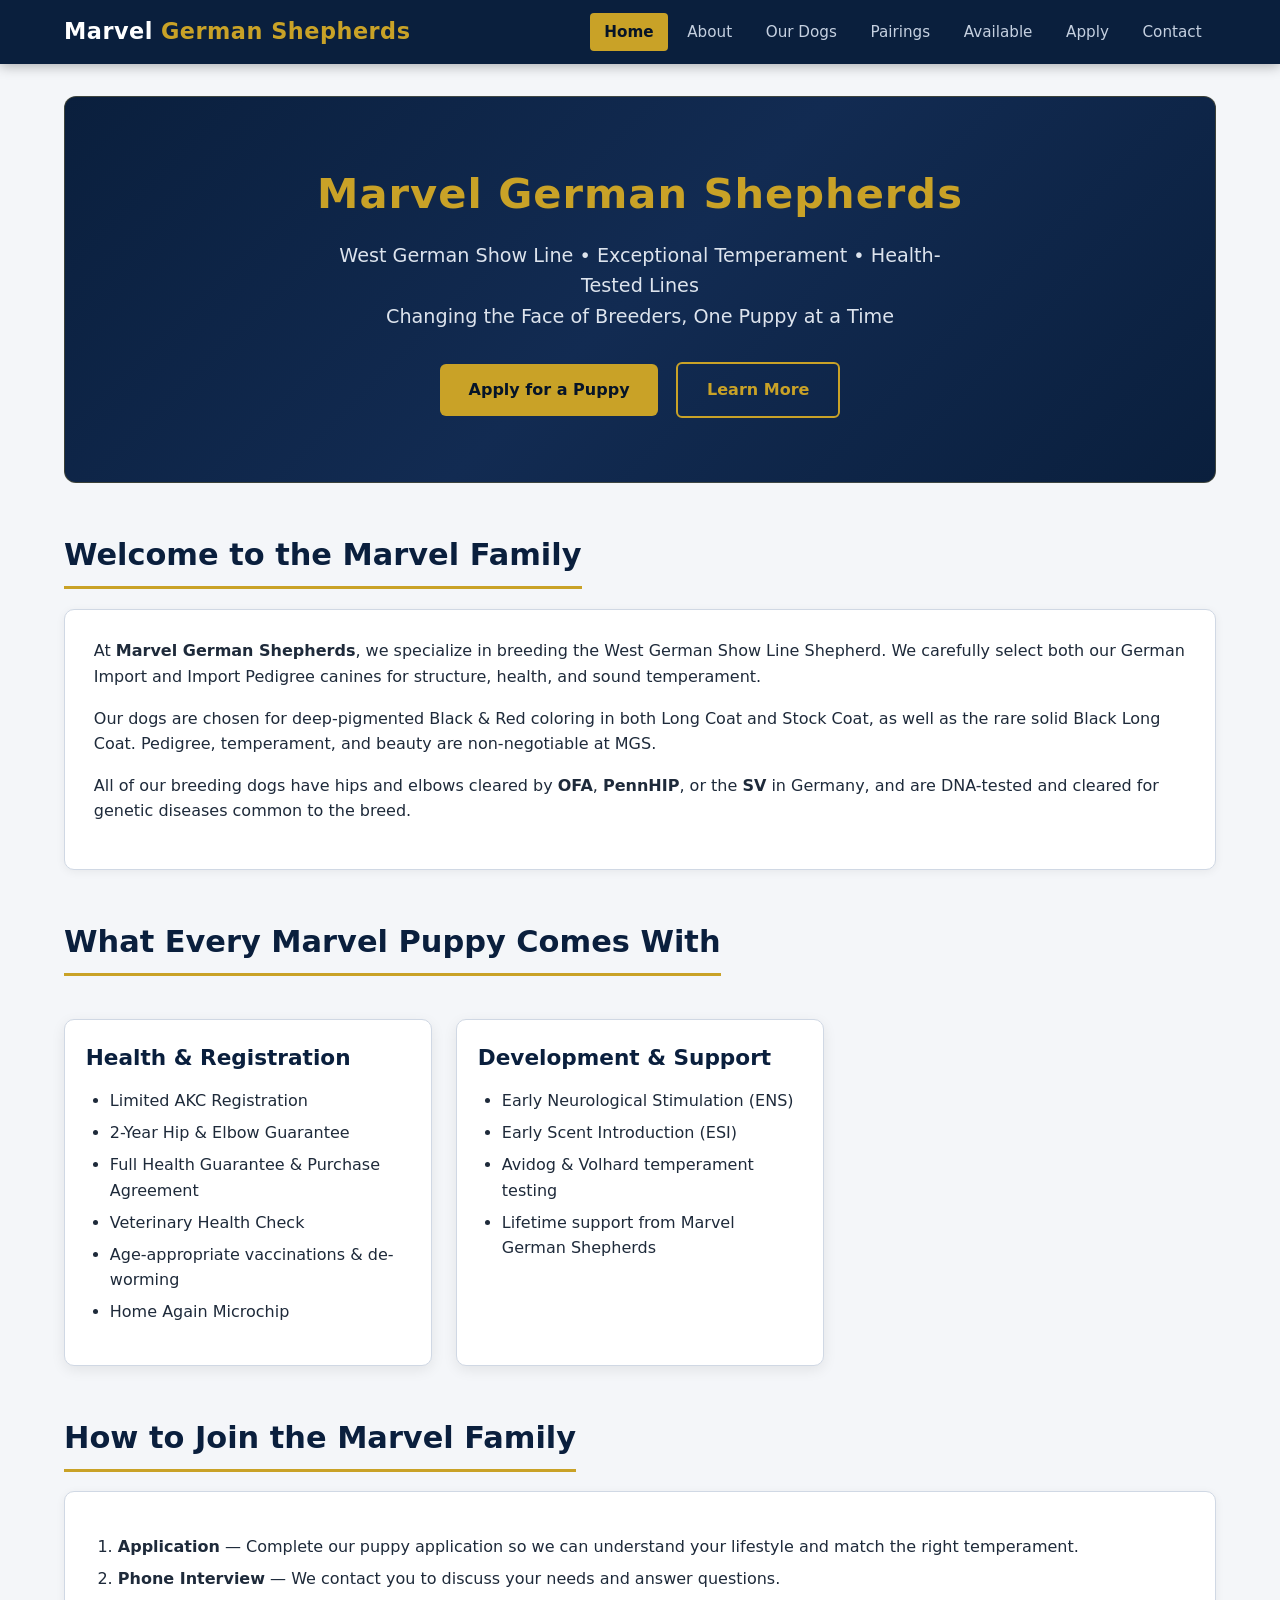
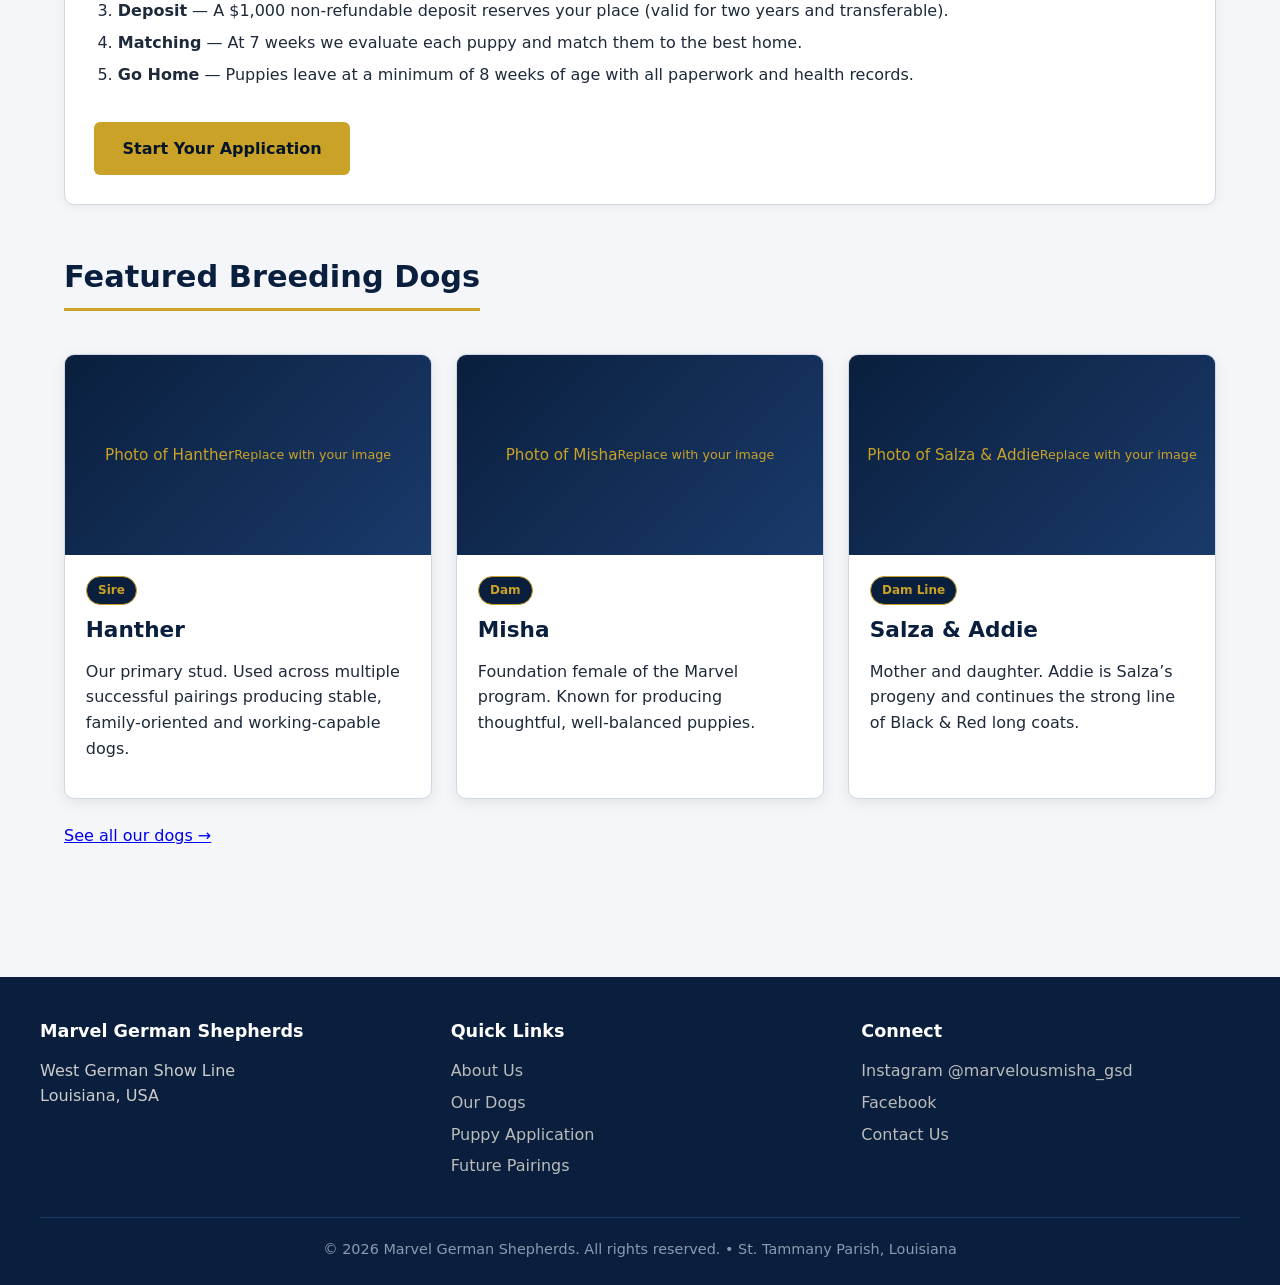
<file: index.html>
<!DOCTYPE html>
<html lang="en">
<head>
  <meta charset="UTF-8">
  <meta name="viewport" content="width=device-width, initial-scale=1.0">
  <title>Marvel German Shepherds | West German Show Line</title>
  <meta name="description" content="Marvel German Shepherds - Responsible breeders of West German Show Line German Shepherds in Louisiana. Health-tested, temperament-focused puppies.">
  <link rel="stylesheet" href="styles.css">
</head>
<body>
  <header>
    <div class="header-inner">
      <a href="index.html" class="logo">Marvel <span>German Shepherds</span></a>
      <nav>
        <a href="index.html" class="active">Home</a>
        <a href="about.html">About</a>
        <a href="dogs.html">Our Dogs</a>
        <a href="pairings.html">Pairings</a>
        <a href="available.html">Available</a>
        <a href="application.html">Apply</a>
        <a href="contact.html">Contact</a>
      </nav>
    </div>
  </header>

  <main>
    <section class="hero">
      <h1>Marvel German Shepherds</h1>
      <p>West German Show Line • Exceptional Temperament • Health-Tested Lines<br>
      Changing the Face of Breeders, One Puppy at a Time</p>
      <a href="application.html" class="btn">Apply for a Puppy</a>
      <a href="about.html" class="btn btn-outline">Learn More</a>
    </section>

    <section>
      <h2>Welcome to the Marvel Family</h2>
      <div class="content-box">
        <p>At <strong>Marvel German Shepherds</strong>, we specialize in breeding the West German Show Line Shepherd. We carefully select both our German Import and Import Pedigree canines for structure, health, and sound temperament.</p>
        <p>Our dogs are chosen for deep-pigmented Black &amp; Red coloring in both Long Coat and Stock Coat, as well as the rare solid Black Long Coat. Pedigree, temperament, and beauty are non-negotiable at MGS.</p>
        <p>All of our breeding dogs have hips and elbows cleared by <strong>OFA</strong>, <strong>PennHIP</strong>, or the <strong>SV</strong> in Germany, and are DNA-tested and cleared for genetic diseases common to the breed.</p>
      </div>
    </section>

    <section>
      <h2>What Every Marvel Puppy Comes With</h2>
      <div class="card-grid">
        <div class="card">
          <div class="card-body">
            <h3>Health &amp; Registration</h3>
            <ul>
              <li>Limited AKC Registration</li>
              <li>2-Year Hip &amp; Elbow Guarantee</li>
              <li>Full Health Guarantee &amp; Purchase Agreement</li>
              <li>Veterinary Health Check</li>
              <li>Age-appropriate vaccinations &amp; de-worming</li>
              <li>Home Again Microchip</li>
            </ul>
          </div>
        </div>
        <div class="card">
          <div class="card-body">
            <h3>Development &amp; Support</h3>
            <ul>
              <li>Early Neurological Stimulation (ENS)</li>
              <li>Early Scent Introduction (ESI)</li>
              <li>Avidog &amp; Volhard temperament testing</li>
              <li>Lifetime support from Marvel German Shepherds</li>
            </ul>
          </div>
        </div>
      </div>
    </section>

    <section>
      <h2>How to Join the Marvel Family</h2>
      <div class="content-box">
        <ol>
          <li><strong>Application</strong> — Complete our puppy application so we can understand your lifestyle and match the right temperament.</li>
          <li><strong>Phone Interview</strong> — We contact you to discuss your needs and answer questions.</li>
          <li><strong>Deposit</strong> — A $1,000 non-refundable deposit reserves your place (valid for two years and transferable).</li>
          <li><strong>Matching</strong> — At 7 weeks we evaluate each puppy and match them to the best home.</li>
          <li><strong>Go Home</strong> — Puppies leave at a minimum of 8 weeks of age with all paperwork and health records.</li>
        </ol>
        <a href="application.html" class="btn" style="margin-top:1rem;">Start Your Application</a>
      </div>
    </section>

    <section>
      <h2>Featured Breeding Dogs</h2>
      <div class="card-grid">
        <div class="card">
          <div class="card-img">Photo of Hanther<br><small>Replace with your image</small></div>
          <div class="card-body">
            <span class="badge">Sire</span>
            <h3>Hanther</h3>
            <p>Our primary stud. Used across multiple successful pairings producing stable, family-oriented and working-capable dogs.</p>
          </div>
        </div>
        <div class="card">
          <div class="card-img">Photo of Misha<br><small>Replace with your image</small></div>
          <div class="card-body">
            <span class="badge">Dam</span>
            <h3>Misha</h3>
            <p>Foundation female of the Marvel program. Known for producing thoughtful, well-balanced puppies.</p>
          </div>
        </div>
        <div class="card">
          <div class="card-img">Photo of Salza &amp; Addie<br><small>Replace with your image</small></div>
          <div class="card-body">
            <span class="badge">Dam Line</span>
            <h3>Salza &amp; Addie</h3>
            <p>Mother and daughter. Addie is Salza’s progeny and continues the strong line of Black &amp; Red long coats.</p>
          </div>
        </div>
      </div>
      <p style="margin-top:1.5rem;"><a href="dogs.html">See all our dogs →</a></p>
    </section>
  </main>

  <footer>
    <div class="footer-inner">
      <div>
        <h4>Marvel German Shepherds</h4>
        <p>West German Show Line<br>Louisiana, USA</p>
      </div>
      <div>
        <h4>Quick Links</h4>
        <a href="about.html">About Us</a>
        <a href="dogs.html">Our Dogs</a>
        <a href="application.html">Puppy Application</a>
        <a href="pairings.html">Future Pairings</a>
      </div>
      <div>
        <h4>Connect</h4>
        <a href="https://www.instagram.com/marvelousmisha_gsd/" target="_blank" rel="noopener">Instagram @marvelousmisha_gsd</a>
        <a href="https://www.facebook.com/marvelgermanshepherds" target="_blank" rel="noopener">Facebook</a>
        <a href="contact.html">Contact Us</a>
      </div>
    </div>
    <div class="footer-bottom">
      &copy; 2026 Marvel German Shepherds. All rights reserved. • St. Tammany Parish, Louisiana
    </div>
  </footer>
</body>
</html>
</file>
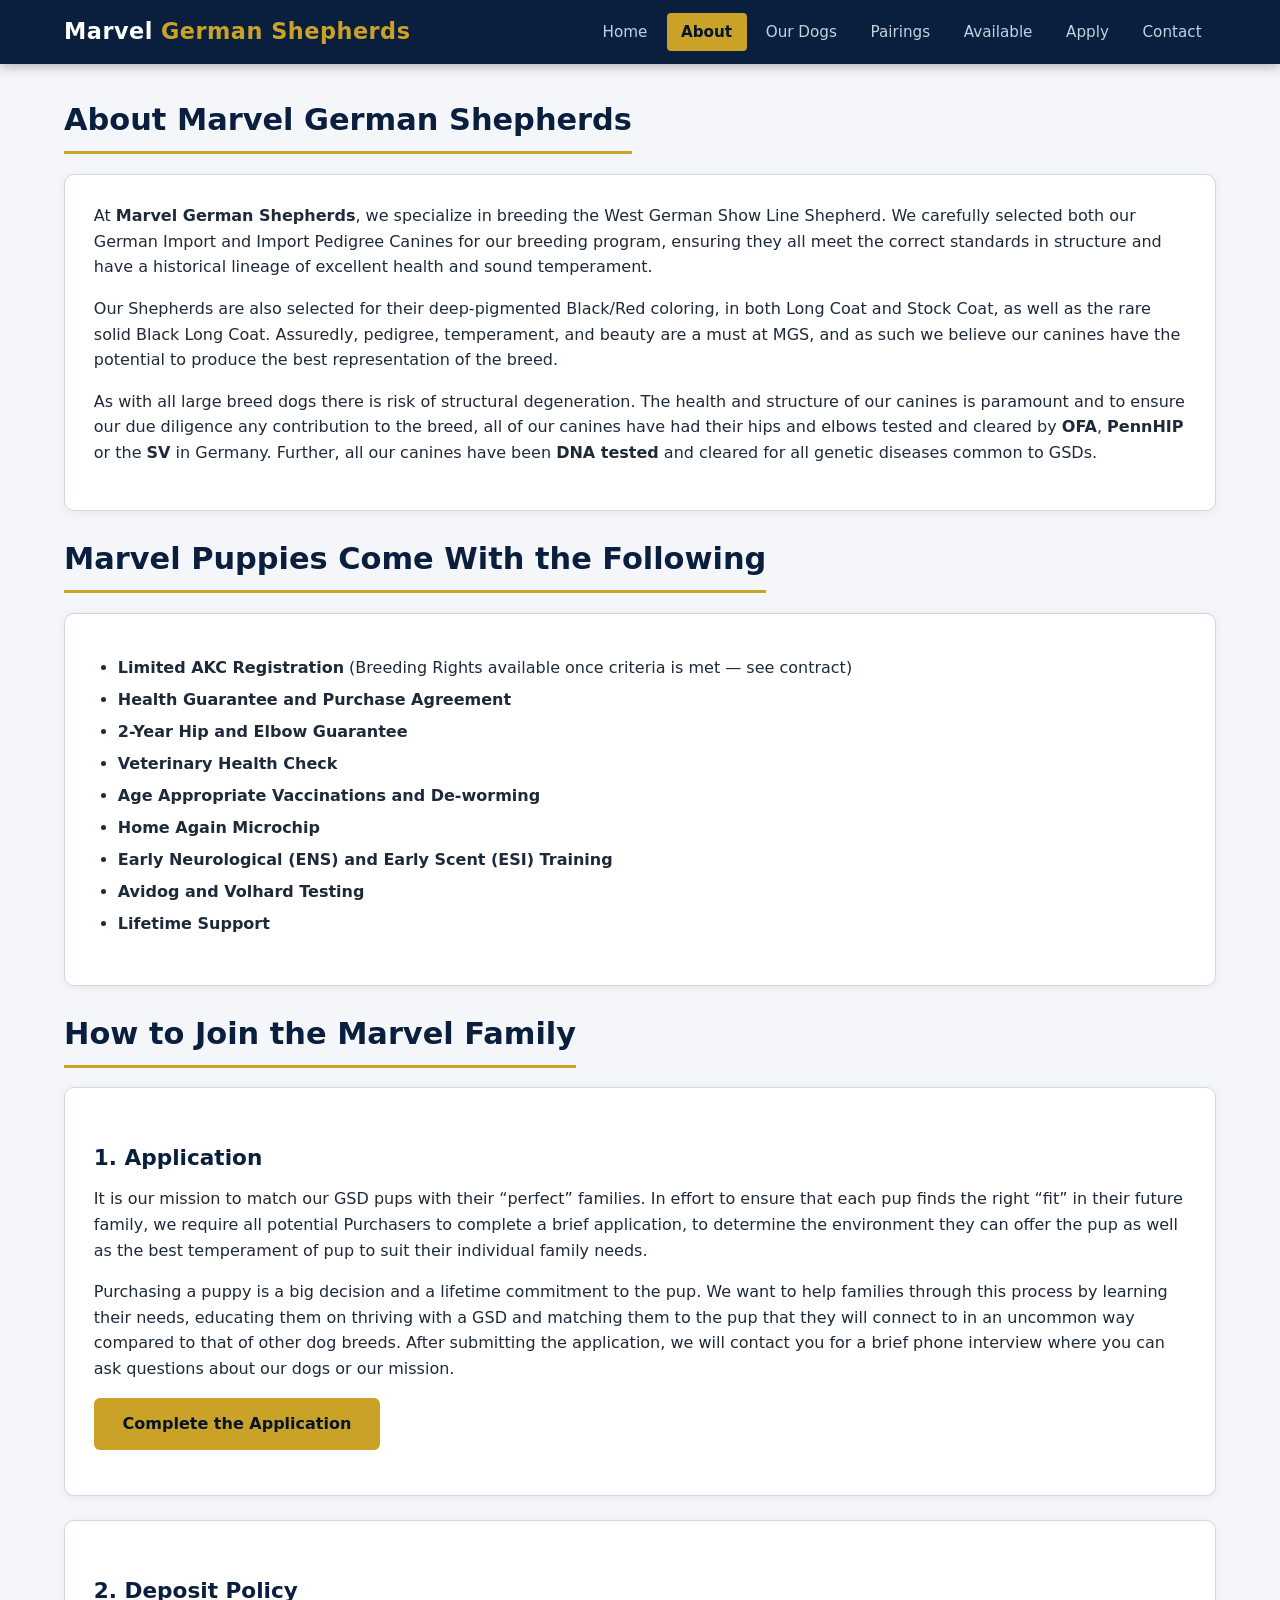
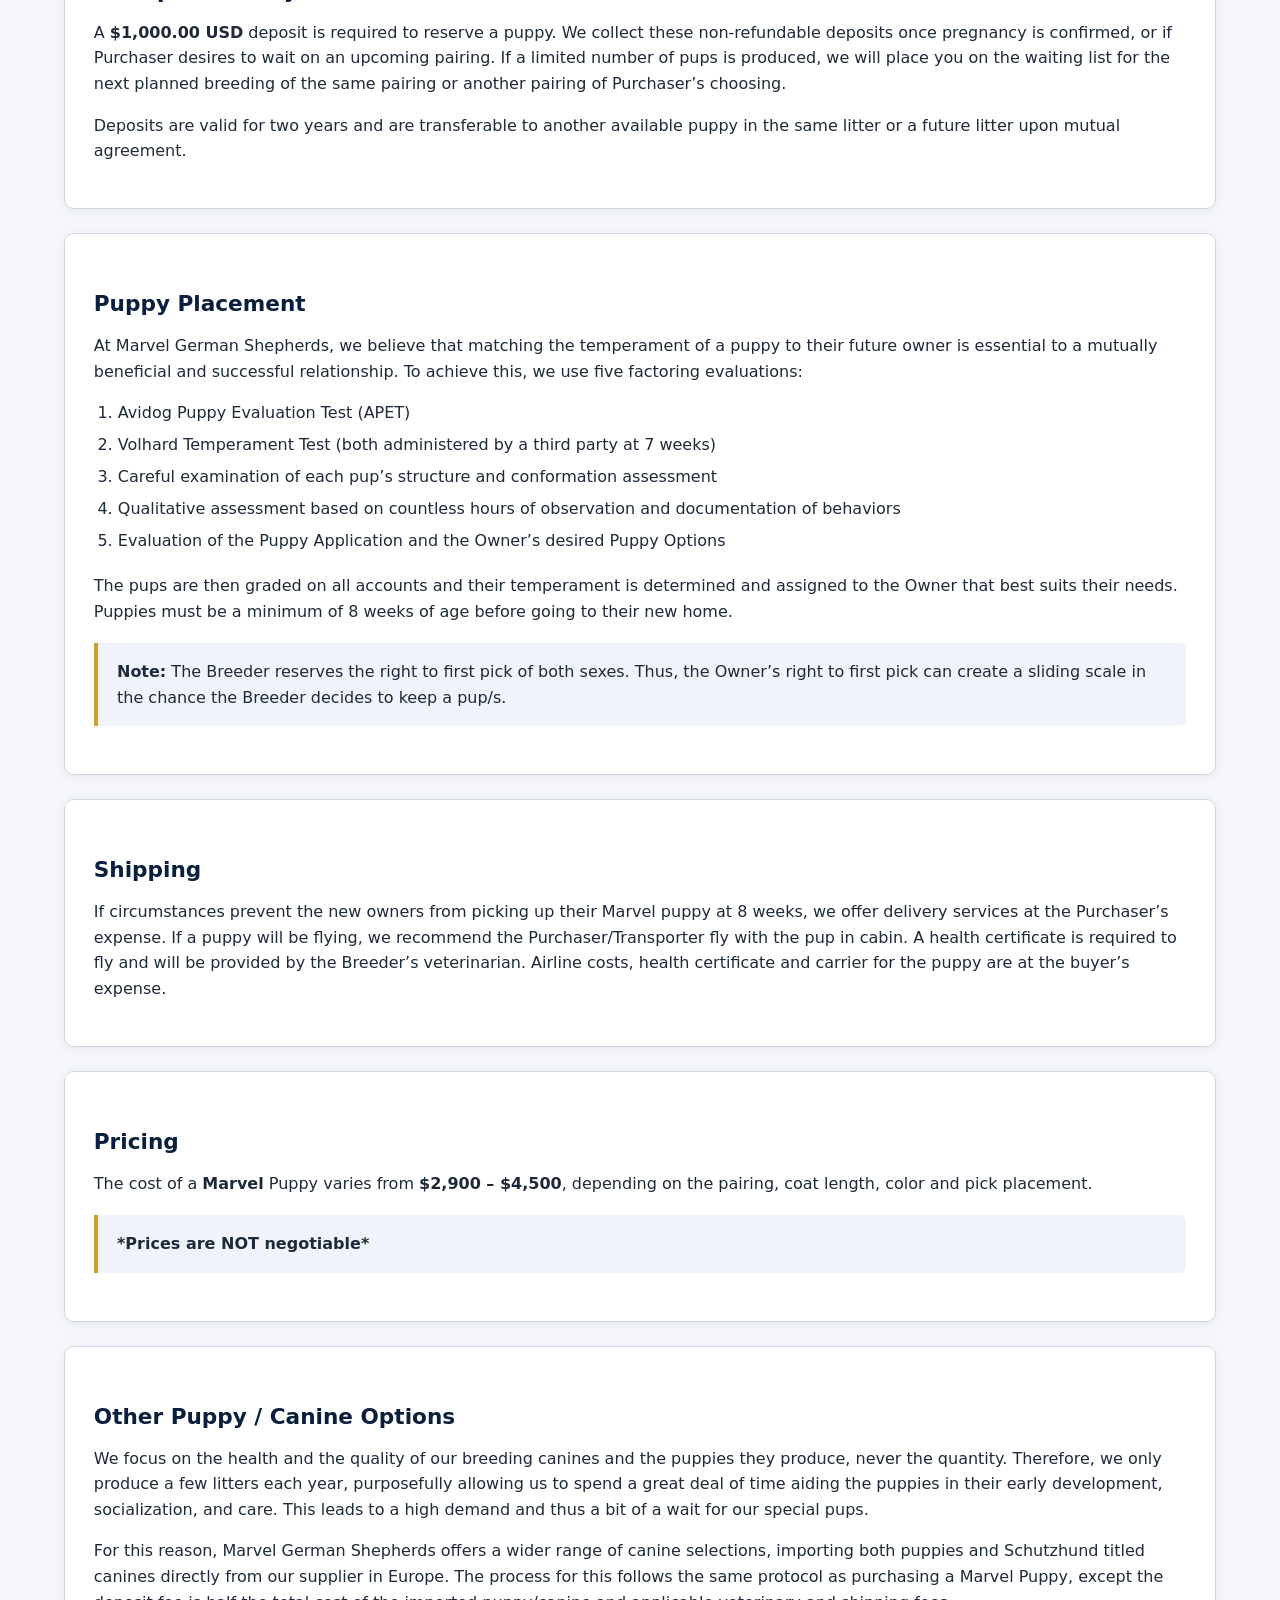
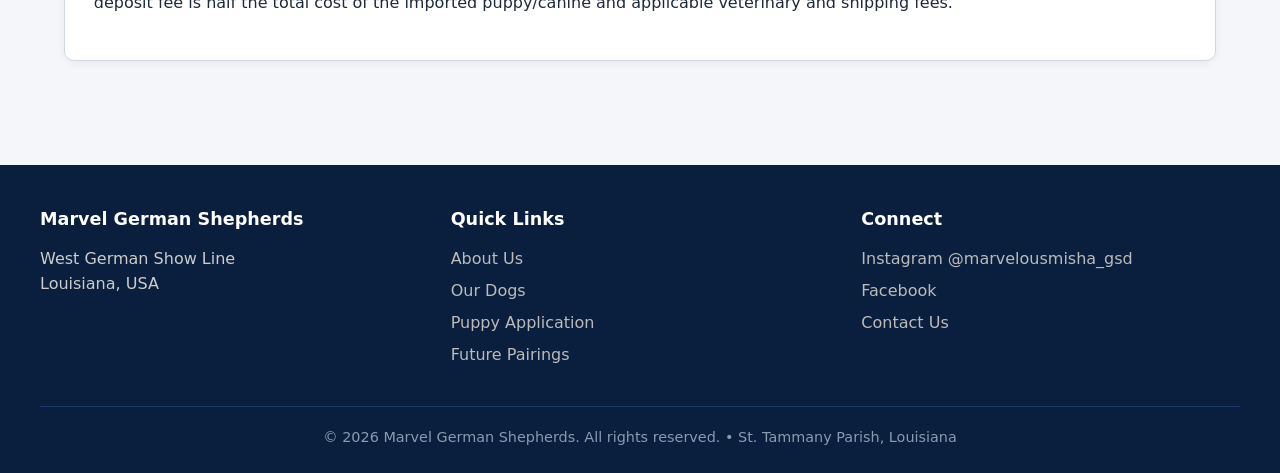
<file: about.html>
<!DOCTYPE html>
<html lang="en">
<head>
  <meta charset="UTF-8">
  <meta name="viewport" content="width=device-width, initial-scale=1.0">
  <title>About Us | Marvel German Shepherds</title>
  <link rel="stylesheet" href="styles.css">
</head>
<body>
  <header>
    <div class="header-inner">
      <a href="index.html" class="logo">Marvel <span>German Shepherds</span></a>
      <nav>
        <a href="index.html">Home</a>
        <a href="about.html" class="active">About</a>
        <a href="dogs.html">Our Dogs</a>
        <a href="pairings.html">Pairings</a>
        <a href="available.html">Available</a>
        <a href="application.html">Apply</a>
        <a href="contact.html">Contact</a>
      </nav>
    </div>
  </header>

  <main>
    <h2>About Marvel German Shepherds</h2>

    <div class="content-box">
      <p>At <strong>Marvel German Shepherds</strong>, we specialize in breeding the West German Show Line Shepherd. We carefully selected both our German Import and Import Pedigree Canines for our breeding program, ensuring they all meet the correct standards in structure and have a historical lineage of excellent health and sound temperament.</p>
      
      <p>Our Shepherds are also selected for their deep-pigmented Black/Red coloring, in both Long Coat and Stock Coat, as well as the rare solid Black Long Coat. Assuredly, pedigree, temperament, and beauty are a must at MGS, and as such we believe our canines have the potential to produce the best representation of the breed.</p>
      
      <p>As with all large breed dogs there is risk of structural degeneration. The health and structure of our canines is paramount and to ensure our due diligence any contribution to the breed, all of our canines have had their hips and elbows tested and cleared by <strong>OFA</strong>, <strong>PennHIP</strong> or the <strong>SV</strong> in Germany. Further, all our canines have been <strong>DNA tested</strong> and cleared for all genetic diseases common to GSDs.</p>
    </div>

    <h2>Marvel Puppies Come With the Following</h2>
    <div class="content-box">
      <ul>
        <li><strong>Limited AKC Registration</strong> (Breeding Rights available once criteria is met — see contract)</li>
        <li><strong>Health Guarantee and Purchase Agreement</strong></li>
        <li><strong>2-Year Hip and Elbow Guarantee</strong></li>
        <li><strong>Veterinary Health Check</strong></li>
        <li><strong>Age Appropriate Vaccinations and De-worming</strong></li>
        <li><strong>Home Again Microchip</strong></li>
        <li><strong>Early Neurological (ENS) and Early Scent (ESI) Training</strong></li>
        <li><strong>Avidog and Volhard Testing</strong></li>
        <li><strong>Lifetime Support</strong></li>
      </ul>
    </div>

    <h2>How to Join the Marvel Family</h2>
    
    <div class="content-box">
      <h3>1. Application</h3>
      <p>It is our mission to match our GSD pups with their “perfect” families. In effort to ensure that each pup finds the right “fit” in their future family, we require all potential Purchasers to complete a brief application, to determine the environment they can offer the pup as well as the best temperament of pup to suit their individual family needs.</p>
      <p>Purchasing a puppy is a big decision and a lifetime commitment to the pup. We want to help families through this process by learning their needs, educating them on thriving with a GSD and matching them to the pup that they will connect to in an uncommon way compared to that of other dog breeds. After submitting the application, we will contact you for a brief phone interview where you can ask questions about our dogs or our mission.</p>
      <p><a href="application.html" class="btn">Complete the Application</a></p>
    </div>

    <div class="content-box">
      <h3>2. Deposit Policy</h3>
      <p>A <strong>$1,000.00 USD</strong> deposit is required to reserve a puppy. We collect these non-refundable deposits once pregnancy is confirmed, or if Purchaser desires to wait on an upcoming pairing. If a limited number of pups is produced, we will place you on the waiting list for the next planned breeding of the same pairing or another pairing of Purchaser’s choosing.</p>
      <p>Deposits are valid for two years and are transferable to another available puppy in the same litter or a future litter upon mutual agreement.</p>
    </div>

    <div class="content-box">
      <h3>Puppy Placement</h3>
      <p>At Marvel German Shepherds, we believe that matching the temperament of a puppy to their future owner is essential to a mutually beneficial and successful relationship. To achieve this, we use five factoring evaluations:</p>
      <ol>
        <li>Avidog Puppy Evaluation Test (APET)</li>
        <li>Volhard Temperament Test (both administered by a third party at 7 weeks)</li>
        <li>Careful examination of each pup’s structure and conformation assessment</li>
        <li>Qualitative assessment based on countless hours of observation and documentation of behaviors</li>
        <li>Evaluation of the Puppy Application and the Owner’s desired Puppy Options</li>
      </ol>
      <p>The pups are then graded on all accounts and their temperament is determined and assigned to the Owner that best suits their needs. Puppies must be a minimum of 8 weeks of age before going to their new home.</p>
      <p class="note"><strong>Note:</strong> The Breeder reserves the right to first pick of both sexes. Thus, the Owner’s right to first pick can create a sliding scale in the chance the Breeder decides to keep a pup/s.</p>
    </div>

    <div class="content-box">
      <h3>Shipping</h3>
      <p>If circumstances prevent the new owners from picking up their Marvel puppy at 8 weeks, we offer delivery services at the Purchaser’s expense. If a puppy will be flying, we recommend the Purchaser/Transporter fly with the pup in cabin. A health certificate is required to fly and will be provided by the Breeder’s veterinarian. Airline costs, health certificate and carrier for the puppy are at the buyer’s expense.</p>
    </div>

    <div class="content-box">
      <h3>Pricing</h3>
      <p>The cost of a <strong>Marvel</strong> Puppy varies from <strong>$2,900 – $4,500</strong>, depending on the pairing, coat length, color and pick placement.</p>
      <p class="note"><strong>*Prices are NOT negotiable*</strong></p>
    </div>

    <div class="content-box">
      <h3>Other Puppy / Canine Options</h3>
      <p>We focus on the health and the quality of our breeding canines and the puppies they produce, never the quantity. Therefore, we only produce a few litters each year, purposefully allowing us to spend a great deal of time aiding the puppies in their early development, socialization, and care. This leads to a high demand and thus a bit of a wait for our special pups.</p>
      <p>For this reason, Marvel German Shepherds offers a wider range of canine selections, importing both puppies and Schutzhund titled canines directly from our supplier in Europe. The process for this follows the same protocol as purchasing a Marvel Puppy, except the deposit fee is half the total cost of the imported puppy/canine and applicable veterinary and shipping fees.</p>
    </div>
  </main>

  <footer>
    <div class="footer-inner">
      <div>
        <h4>Marvel German Shepherds</h4>
        <p>West German Show Line<br>Louisiana, USA</p>
      </div>
      <div>
        <h4>Quick Links</h4>
        <a href="about.html">About Us</a>
        <a href="dogs.html">Our Dogs</a>
        <a href="application.html">Puppy Application</a>
        <a href="pairings.html">Future Pairings</a>
      </div>
      <div>
        <h4>Connect</h4>
        <a href="https://www.instagram.com/marvelousmisha_gsd/" target="_blank" rel="noopener">Instagram @marvelousmisha_gsd</a>
        <a href="https://www.facebook.com/marvelgermanshepherds" target="_blank" rel="noopener">Facebook</a>
        <a href="contact.html">Contact Us</a>
      </div>
    </div>
    <div class="footer-bottom">
      &copy; 2026 Marvel German Shepherds. All rights reserved. • St. Tammany Parish, Louisiana
    </div>
  </footer>
</body>
</html>
</file>
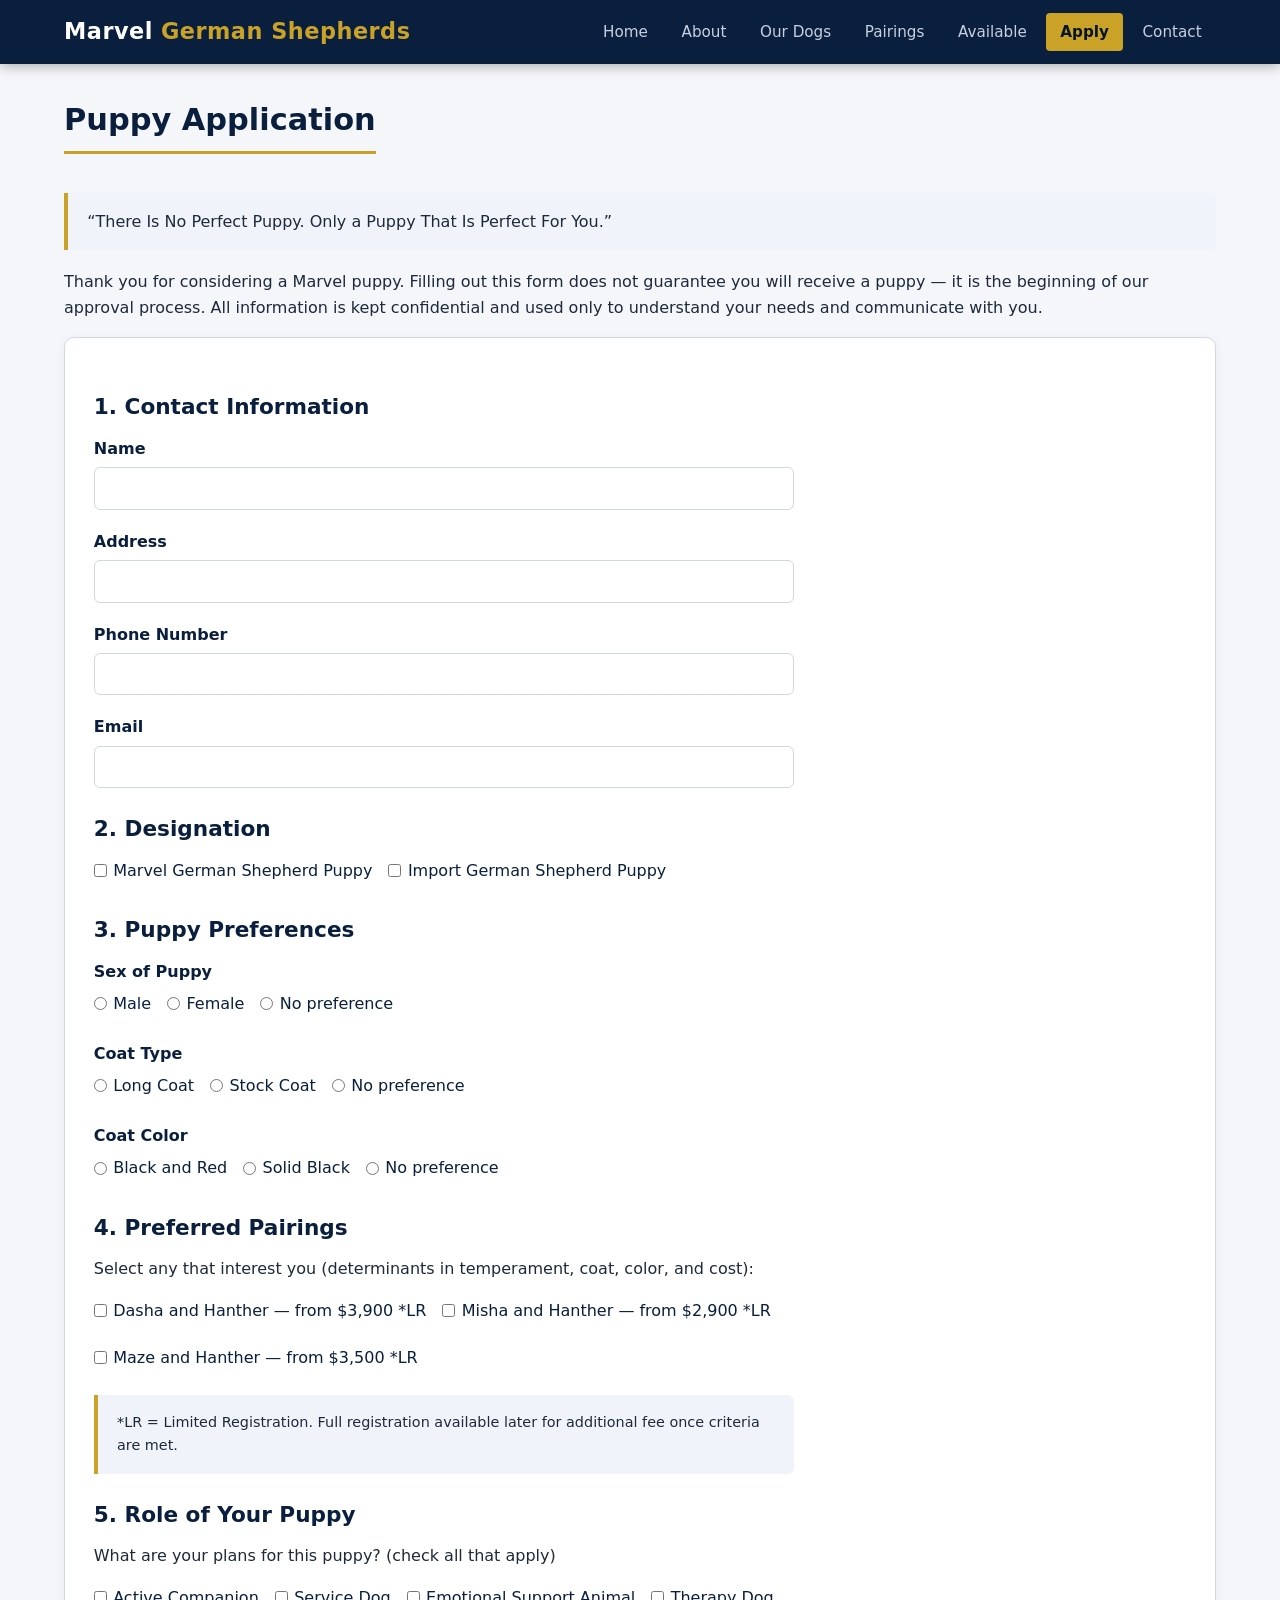
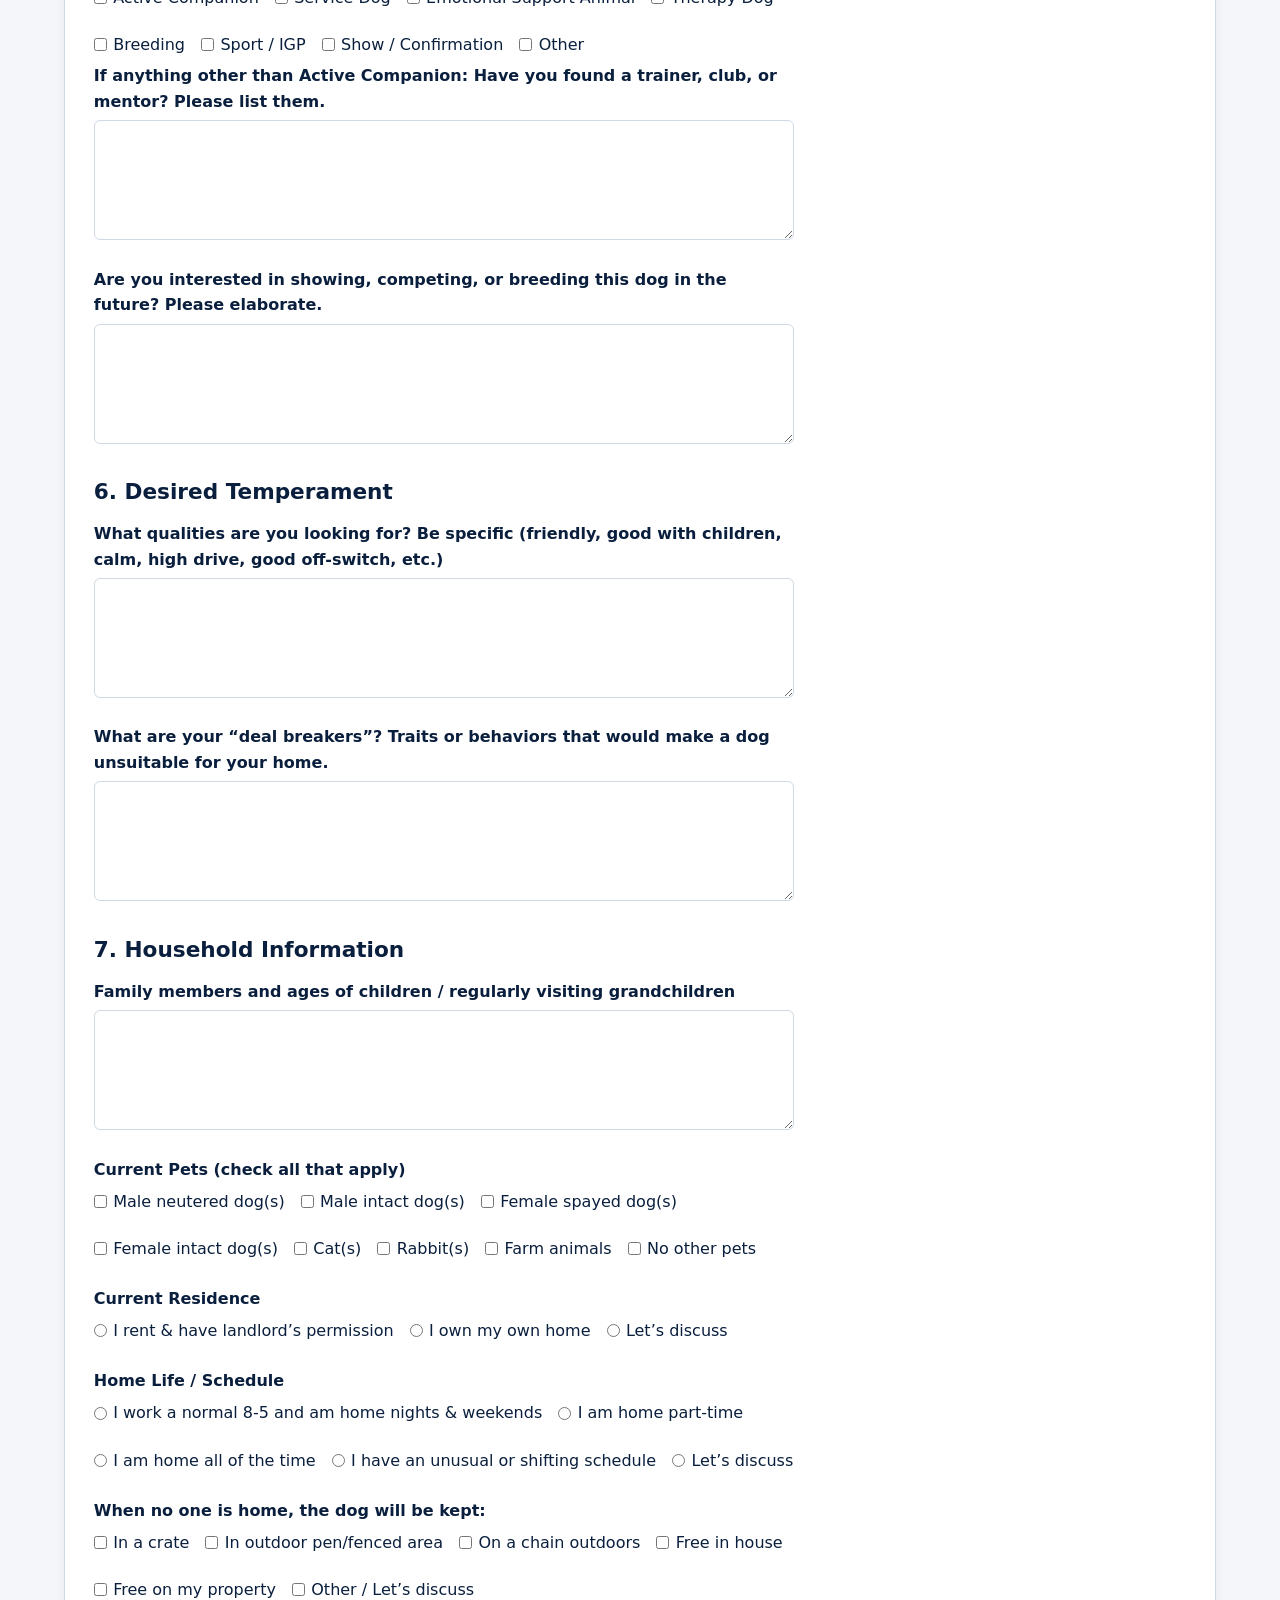
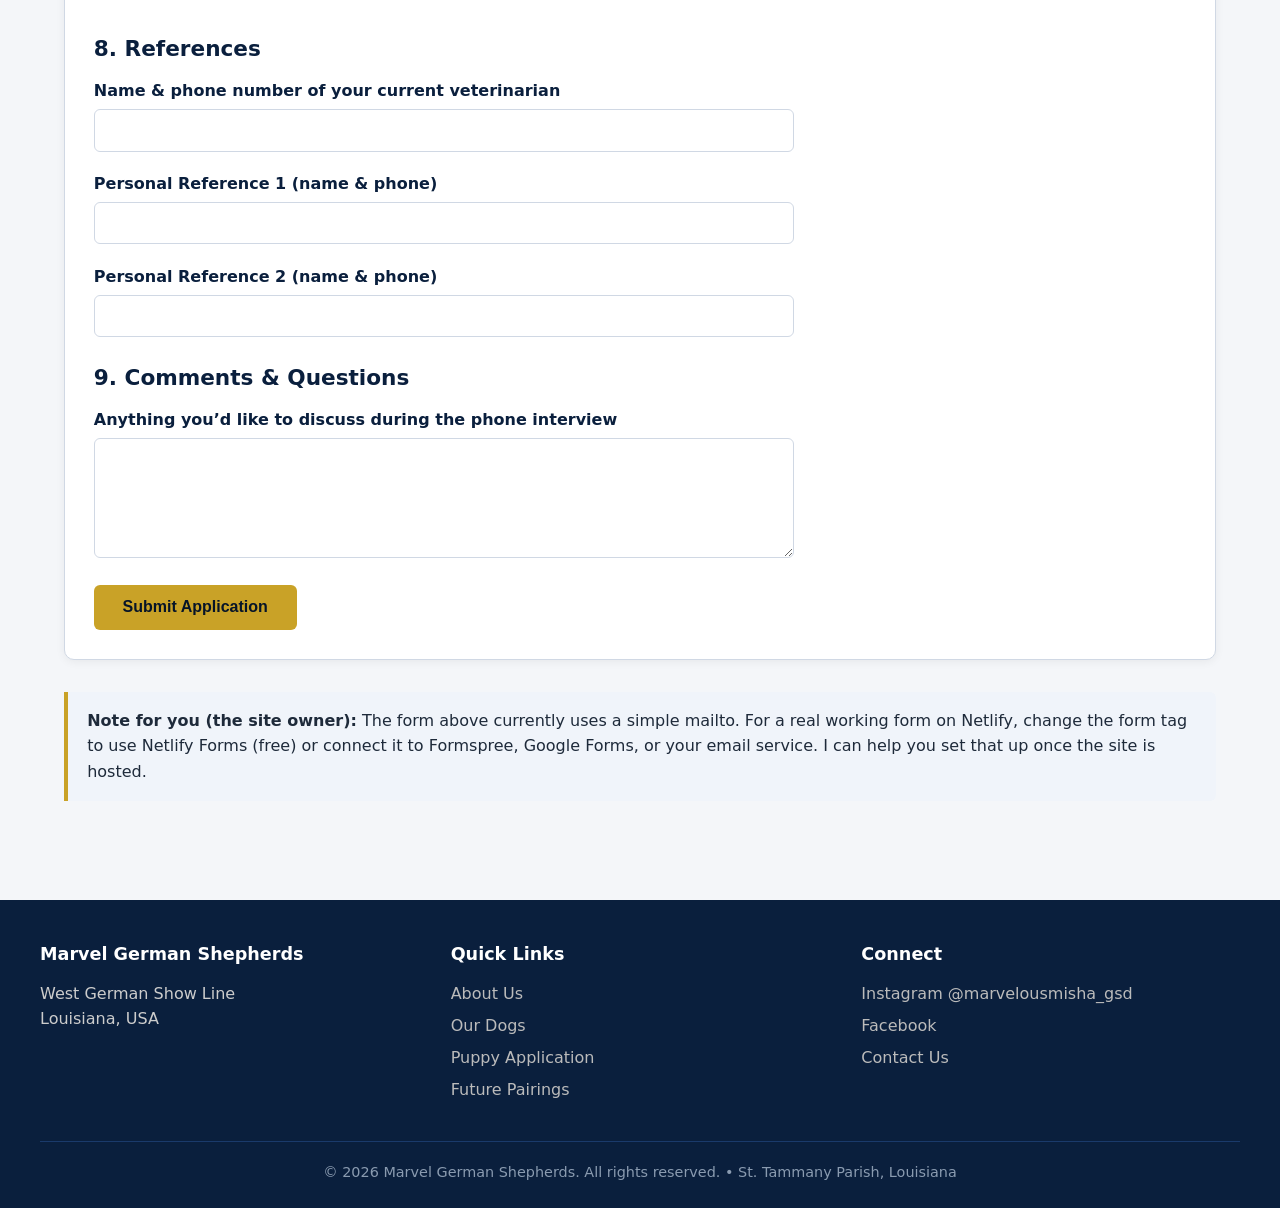
<file: application.html>
<!DOCTYPE html>
<html lang="en">
<head>
  <meta charset="UTF-8">
  <meta name="viewport" content="width=device-width, initial-scale=1.0">
  <title>Puppy Application | Marvel German Shepherds</title>
  <link rel="stylesheet" href="styles.css">
</head>
<body>
  <header>
    <div class="header-inner">
      <a href="index.html" class="logo">Marvel <span>German Shepherds</span></a>
      <nav>
        <a href="index.html">Home</a>
        <a href="about.html">About</a>
        <a href="dogs.html">Our Dogs</a>
        <a href="pairings.html">Pairings</a>
        <a href="available.html">Available</a>
        <a href="application.html" class="active">Apply</a>
        <a href="contact.html">Contact</a>
      </nav>
    </div>
  </header>

  <main>
    <h2>Puppy Application</h2>
    <p class="note">“There Is No Perfect Puppy. Only a Puppy That Is Perfect For You.”</p>
    <p>Thank you for considering a Marvel puppy. Filling out this form does not guarantee you will receive a puppy — it is the beginning of our approval process. All information is kept confidential and used only to understand your needs and communicate with you.</p>

    <div class="content-box">
      <!-- 
        For production on Netlify: change the form tag to:
        <form name="puppy-application" method="POST" data-netlify="true" netlify-honeypot="bot-field">
        and add a hidden input for the honeypot.
        Or use Formspree / another form service.
      -->
      <form action="mailto:your-email@example.com" method="POST" enctype="text/plain">
        <h3>1. Contact Information</h3>
        <div class="form-group">
          <label for="name">Name</label>
          <input type="text" id="name" name="Name" required>
        </div>
        <div class="form-group">
          <label for="address">Address</label>
          <input type="text" id="address" name="Address" required>
        </div>
        <div class="form-group">
          <label for="phone">Phone Number</label>
          <input type="tel" id="phone" name="Phone" required>
        </div>
        <div class="form-group">
          <label for="email">Email</label>
          <input type="email" id="email" name="Email" required>
        </div>

        <h3>2. Designation</h3>
        <div class="checkbox-group">
          <label><input type="checkbox" name="Designation" value="Marvel GSD Puppy"> Marvel German Shepherd Puppy</label>
          <label><input type="checkbox" name="Designation" value="Import GSD Puppy"> Import German Shepherd Puppy</label>
        </div>

        <h3>3. Puppy Preferences</h3>
        <div class="form-group">
          <label>Sex of Puppy</label>
          <div class="checkbox-group">
            <label><input type="radio" name="Sex" value="Male"> Male</label>
            <label><input type="radio" name="Sex" value="Female"> Female</label>
            <label><input type="radio" name="Sex" value="No preference"> No preference</label>
          </div>
        </div>
        <div class="form-group">
          <label>Coat Type</label>
          <div class="checkbox-group">
            <label><input type="radio" name="Coat" value="Long Coat"> Long Coat</label>
            <label><input type="radio" name="Coat" value="Stock Coat"> Stock Coat</label>
            <label><input type="radio" name="Coat" value="No preference"> No preference</label>
          </div>
        </div>
        <div class="form-group">
          <label>Coat Color</label>
          <div class="checkbox-group">
            <label><input type="radio" name="Color" value="Black and Red"> Black and Red</label>
            <label><input type="radio" name="Color" value="Solid Black"> Solid Black</label>
            <label><input type="radio" name="Color" value="No preference"> No preference</label>
          </div>
        </div>

        <h3>4. Preferred Pairings</h3>
        <p>Select any that interest you (determinants in temperament, coat, color, and cost):</p>
        <div class="checkbox-group">
          <label><input type="checkbox" name="Pairing" value="Dasha and Hanther ($3900+)"> Dasha and Hanther — from $3,900 *LR</label>
          <label><input type="checkbox" name="Pairing" value="Misha and Hanther ($2900+)"> Misha and Hanther — from $2,900 *LR</label>
          <label><input type="checkbox" name="Pairing" value="Maze and Hanther ($3500+)"> Maze and Hanther — from $3,500 *LR</label>
        </div>
        <p class="note" style="font-size:0.9rem;">*LR = Limited Registration. Full registration available later for additional fee once criteria are met.</p>

        <h3>5. Role of Your Puppy</h3>
        <p>What are your plans for this puppy? (check all that apply)</p>
        <div class="checkbox-group">
          <label><input type="checkbox" name="Role" value="Active Companion"> Active Companion</label>
          <label><input type="checkbox" name="Role" value="Service Dog"> Service Dog</label>
          <label><input type="checkbox" name="Role" value="Emotional Support"> Emotional Support Animal</label>
          <label><input type="checkbox" name="Role" value="Therapy Dog"> Therapy Dog</label>
          <label><input type="checkbox" name="Role" value="Breeding"> Breeding</label>
          <label><input type="checkbox" name="Role" value="Sport/IGP"> Sport / IGP</label>
          <label><input type="checkbox" name="Role" value="Show"> Show / Confirmation</label>
          <label><input type="checkbox" name="Role" value="Other"> Other</label>
        </div>
        <div class="form-group">
          <label for="trainer">If anything other than Active Companion: Have you found a trainer, club, or mentor? Please list them.</label>
          <textarea id="trainer" name="TrainerInfo"></textarea>
        </div>
        <div class="form-group">
          <label for="future">Are you interested in showing, competing, or breeding this dog in the future? Please elaborate.</label>
          <textarea id="future" name="FuturePlans"></textarea>
        </div>

        <h3>6. Desired Temperament</h3>
        <div class="form-group">
          <label for="qualities">What qualities are you looking for? Be specific (friendly, good with children, calm, high drive, good off-switch, etc.)</label>
          <textarea id="qualities" name="DesiredTemperament" required></textarea>
        </div>
        <div class="form-group">
          <label for="dealbreakers">What are your “deal breakers”? Traits or behaviors that would make a dog unsuitable for your home.</label>
          <textarea id="dealbreakers" name="DealBreakers"></textarea>
        </div>

        <h3>7. Household Information</h3>
        <div class="form-group">
          <label for="family">Family members and ages of children / regularly visiting grandchildren</label>
          <textarea id="family" name="Family"></textarea>
        </div>
        <div class="form-group">
          <label>Current Pets (check all that apply)</label>
          <div class="checkbox-group">
            <label><input type="checkbox" name="Pets" value="Male neutered dog(s)"> Male neutered dog(s)</label>
            <label><input type="checkbox" name="Pets" value="Male intact dog(s)"> Male intact dog(s)</label>
            <label><input type="checkbox" name="Pets" value="Female spayed dog(s)"> Female spayed dog(s)</label>
            <label><input type="checkbox" name="Pets" value="Female intact dog(s)"> Female intact dog(s)</label>
            <label><input type="checkbox" name="Pets" value="Cat(s)"> Cat(s)</label>
            <label><input type="checkbox" name="Pets" value="Rabbit(s)"> Rabbit(s)</label>
            <label><input type="checkbox" name="Pets" value="Farm animals"> Farm animals</label>
            <label><input type="checkbox" name="Pets" value="No other pets"> No other pets</label>
          </div>
        </div>
        <div class="form-group">
          <label>Current Residence</label>
          <div class="checkbox-group">
            <label><input type="radio" name="Residence" value="Rent with permission"> I rent &amp; have landlord’s permission</label>
            <label><input type="radio" name="Residence" value="Own"> I own my own home</label>
            <label><input type="radio" name="Residence" value="Discuss"> Let’s discuss</label>
          </div>
        </div>
        <div class="form-group">
          <label>Home Life / Schedule</label>
          <div class="checkbox-group">
            <label><input type="radio" name="Schedule" value="8-5"> I work a normal 8-5 and am home nights &amp; weekends</label>
            <label><input type="radio" name="Schedule" value="Part-time"> I am home part-time</label>
            <label><input type="radio" name="Schedule" value="All the time"> I am home all of the time</label>
            <label><input type="radio" name="Schedule" value="Shifting"> I have an unusual or shifting schedule</label>
            <label><input type="radio" name="Schedule" value="Discuss"> Let’s discuss</label>
          </div>
        </div>
        <div class="form-group">
          <label>When no one is home, the dog will be kept:</label>
          <div class="checkbox-group">
            <label><input type="checkbox" name="Alone" value="Crate"> In a crate</label>
            <label><input type="checkbox" name="Alone" value="Outdoor pen"> In outdoor pen/fenced area</label>
            <label><input type="checkbox" name="Alone" value="Chain"> On a chain outdoors</label>
            <label><input type="checkbox" name="Alone" value="Free in house"> Free in house</label>
            <label><input type="checkbox" name="Alone" value="Free on property"> Free on my property</label>
            <label><input type="checkbox" name="Alone" value="Other"> Other / Let’s discuss</label>
          </div>
        </div>

        <h3>8. References</h3>
        <div class="form-group">
          <label for="vet">Name &amp; phone number of your current veterinarian</label>
          <input type="text" id="vet" name="Veterinarian">
        </div>
        <div class="form-group">
          <label for="ref1">Personal Reference 1 (name &amp; phone)</label>
          <input type="text" id="ref1" name="Reference1">
        </div>
        <div class="form-group">
          <label for="ref2">Personal Reference 2 (name &amp; phone)</label>
          <input type="text" id="ref2" name="Reference2">
        </div>

        <h3>9. Comments &amp; Questions</h3>
        <div class="form-group">
          <label for="comments">Anything you’d like to discuss during the phone interview</label>
          <textarea id="comments" name="Comments"></textarea>
        </div>

        <button type="submit" class="btn">Submit Application</button>
      </form>
    </div>

    <div class="note" style="margin-top:2rem;">
      <strong>Note for you (the site owner):</strong> The form above currently uses a simple mailto. For a real working form on Netlify, change the form tag to use Netlify Forms (free) or connect it to Formspree, Google Forms, or your email service. I can help you set that up once the site is hosted.
    </div>
  </main>

  <footer>
    <div class="footer-inner">
      <div>
        <h4>Marvel German Shepherds</h4>
        <p>West German Show Line<br>Louisiana, USA</p>
      </div>
      <div>
        <h4>Quick Links</h4>
        <a href="about.html">About Us</a>
        <a href="dogs.html">Our Dogs</a>
        <a href="application.html">Puppy Application</a>
        <a href="pairings.html">Future Pairings</a>
      </div>
      <div>
        <h4>Connect</h4>
        <a href="https://www.instagram.com/marvelousmisha_gsd/" target="_blank" rel="noopener">Instagram @marvelousmisha_gsd</a>
        <a href="https://www.facebook.com/marvelgermanshepherds" target="_blank" rel="noopener">Facebook</a>
        <a href="contact.html">Contact Us</a>
      </div>
    </div>
    <div class="footer-bottom">
      &copy; 2026 Marvel German Shepherds. All rights reserved. • St. Tammany Parish, Louisiana
    </div>
  </footer>
</body>
</html>
</file>
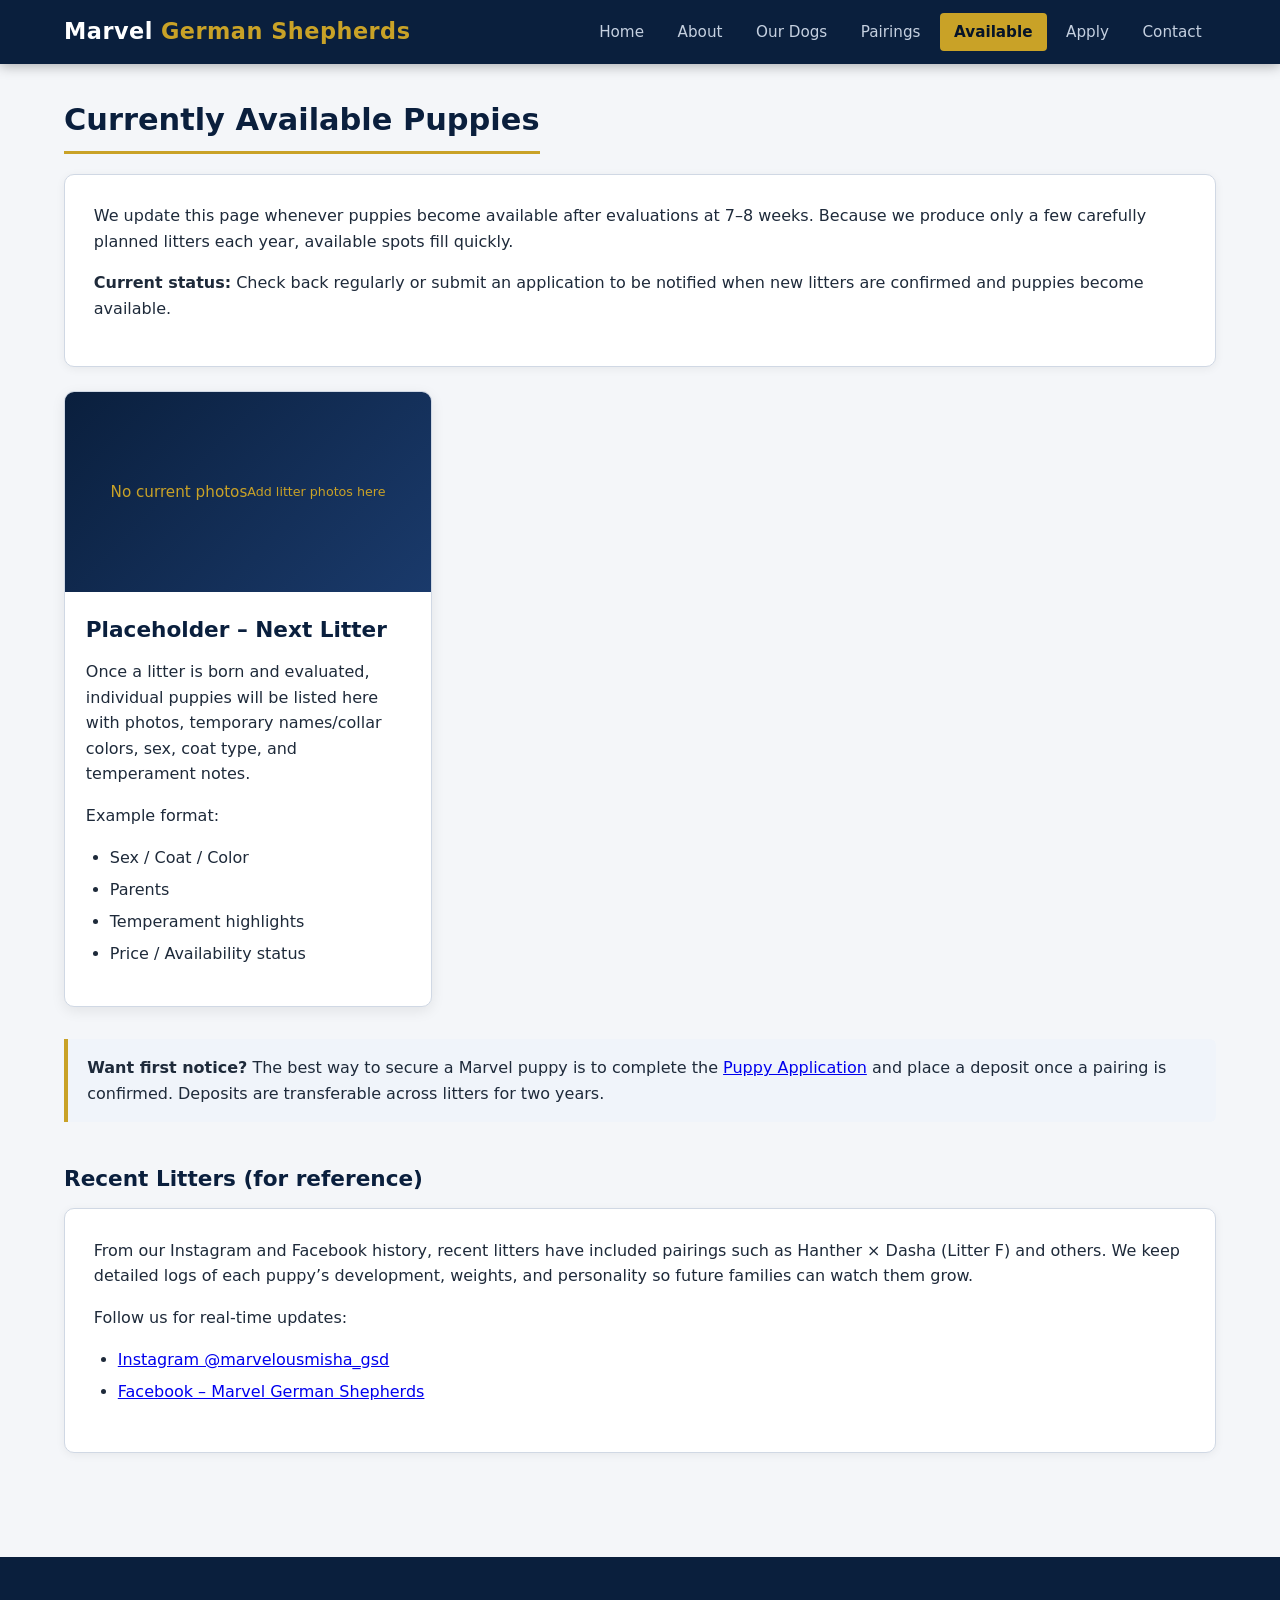
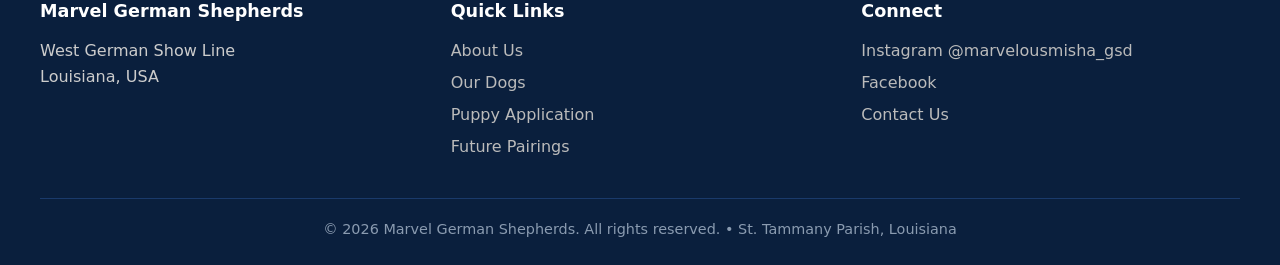
<file: available.html>
<!DOCTYPE html>
<html lang="en">
<head>
  <meta charset="UTF-8">
  <meta name="viewport" content="width=device-width, initial-scale=1.0">
  <title>Available Puppies | Marvel German Shepherds</title>
  <link rel="stylesheet" href="styles.css">
</head>
<body>
  <header>
    <div class="header-inner">
      <a href="index.html" class="logo">Marvel <span>German Shepherds</span></a>
      <nav>
        <a href="index.html">Home</a>
        <a href="about.html">About</a>
        <a href="dogs.html">Our Dogs</a>
        <a href="pairings.html">Pairings</a>
        <a href="available.html" class="active">Available</a>
        <a href="application.html">Apply</a>
        <a href="contact.html">Contact</a>
      </nav>
    </div>
  </header>

  <main>
    <h2>Currently Available Puppies</h2>
    
    <div class="content-box">
      <p>We update this page whenever puppies become available after evaluations at 7–8 weeks. Because we produce only a few carefully planned litters each year, available spots fill quickly.</p>
      <p><strong>Current status:</strong> Check back regularly or submit an application to be notified when new litters are confirmed and puppies become available.</p>
    </div>

    <div class="card-grid">
      <div class="card">
        <div class="card-img">No current photos<br><small>Add litter photos here</small></div>
        <div class="card-body">
          <h3>Placeholder – Next Litter</h3>
          <p>Once a litter is born and evaluated, individual puppies will be listed here with photos, temporary names/collar colors, sex, coat type, and temperament notes.</p>
          <p>Example format:</p>
          <ul>
            <li>Sex / Coat / Color</li>
            <li>Parents</li>
            <li>Temperament highlights</li>
            <li>Price / Availability status</li>
          </ul>
        </div>
      </div>
    </div>

    <div class="note" style="margin-top:2rem;">
      <strong>Want first notice?</strong> The best way to secure a Marvel puppy is to complete the <a href="application.html">Puppy Application</a> and place a deposit once a pairing is confirmed. Deposits are transferable across litters for two years.
    </div>

    <h3 style="margin-top:2.5rem;">Recent Litters (for reference)</h3>
    <div class="content-box">
      <p>From our Instagram and Facebook history, recent litters have included pairings such as Hanther × Dasha (Litter F) and others. We keep detailed logs of each puppy’s development, weights, and personality so future families can watch them grow.</p>
      <p>Follow us for real-time updates:</p>
      <ul>
        <li><a href="https://www.instagram.com/marvelousmisha_gsd/" target="_blank" rel="noopener">Instagram @marvelousmisha_gsd</a></li>
        <li><a href="https://www.facebook.com/marvelgermanshepherds" target="_blank" rel="noopener">Facebook – Marvel German Shepherds</a></li>
      </ul>
    </div>
  </main>

  <footer>
    <div class="footer-inner">
      <div>
        <h4>Marvel German Shepherds</h4>
        <p>West German Show Line<br>Louisiana, USA</p>
      </div>
      <div>
        <h4>Quick Links</h4>
        <a href="about.html">About Us</a>
        <a href="dogs.html">Our Dogs</a>
        <a href="application.html">Puppy Application</a>
        <a href="pairings.html">Future Pairings</a>
      </div>
      <div>
        <h4>Connect</h4>
        <a href="https://www.instagram.com/marvelousmisha_gsd/" target="_blank" rel="noopener">Instagram @marvelousmisha_gsd</a>
        <a href="https://www.facebook.com/marvelgermanshepherds" target="_blank" rel="noopener">Facebook</a>
        <a href="contact.html">Contact Us</a>
      </div>
    </div>
    <div class="footer-bottom">
      &copy; 2026 Marvel German Shepherds. All rights reserved. • St. Tammany Parish, Louisiana
    </div>
  </footer>
</body>
</html>
</file>
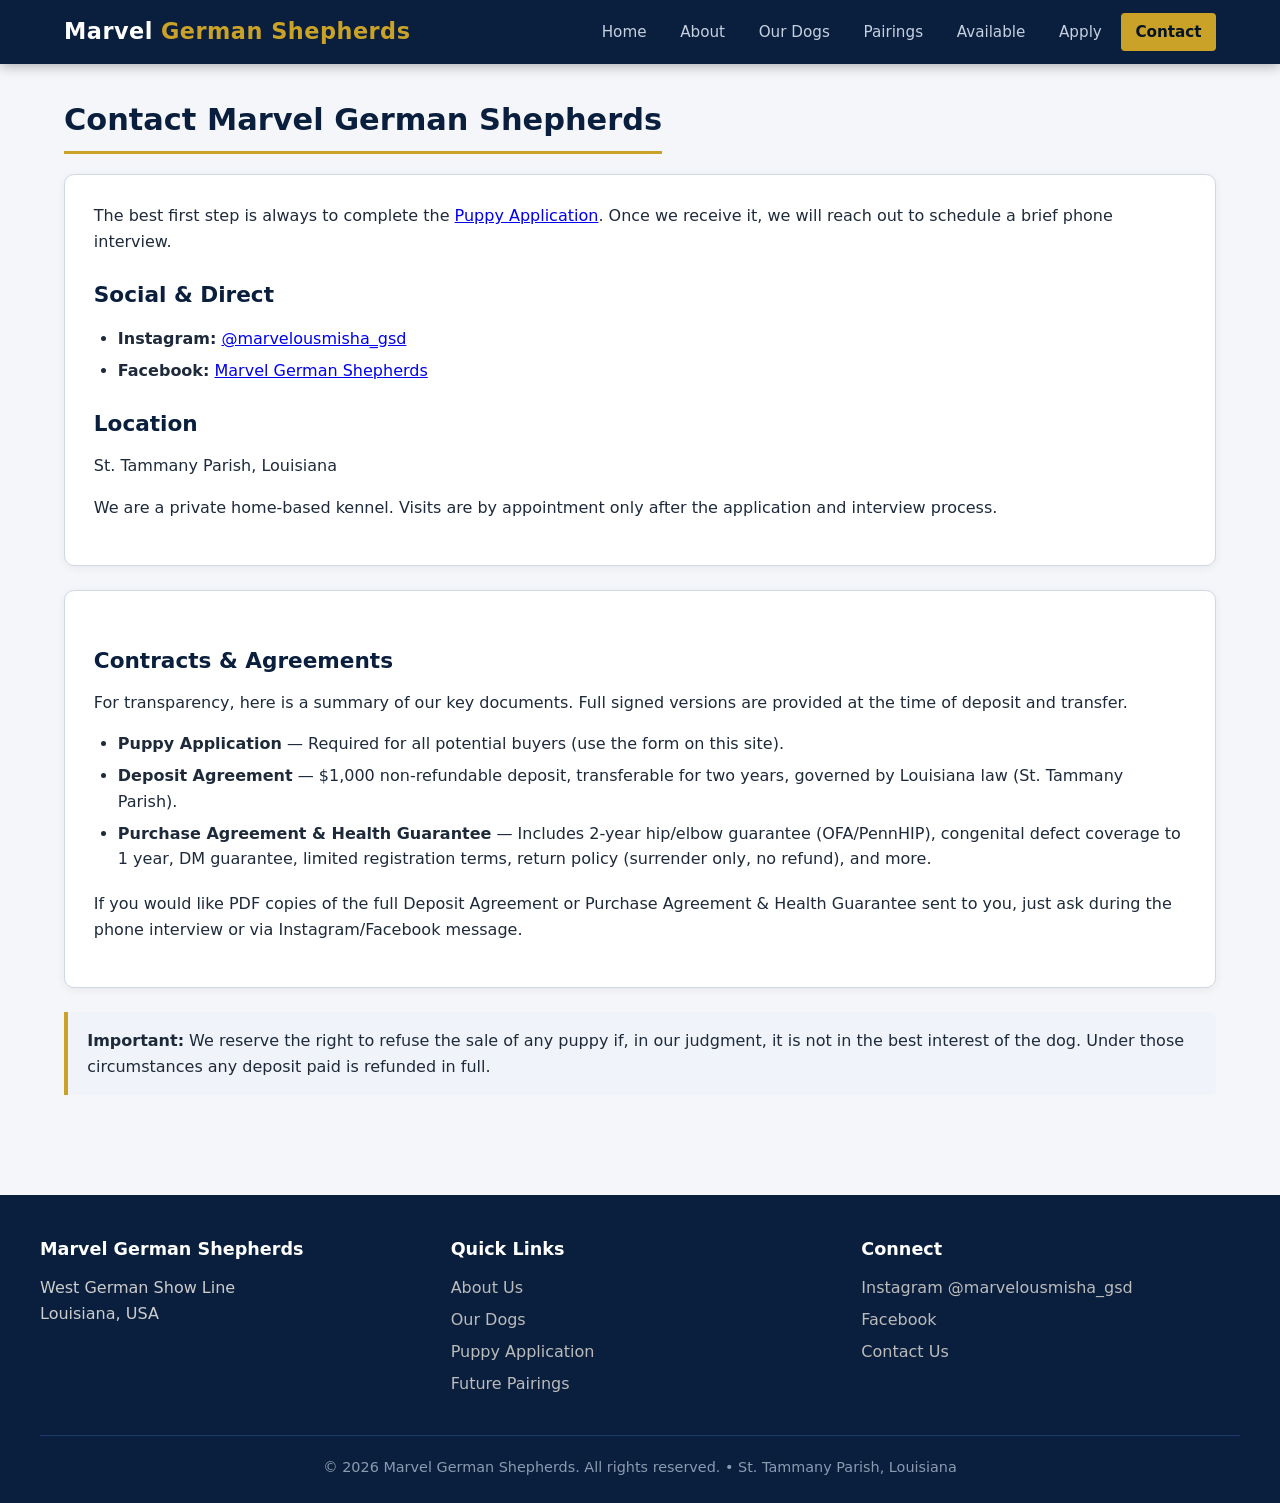
<file: contact.html>
<!DOCTYPE html>
<html lang="en">
<head>
  <meta charset="UTF-8">
  <meta name="viewport" content="width=device-width, initial-scale=1.0">
  <title>Contact | Marvel German Shepherds</title>
  <link rel="stylesheet" href="styles.css">
</head>
<body>
  <header>
    <div class="header-inner">
      <a href="index.html" class="logo">Marvel <span>German Shepherds</span></a>
      <nav>
        <a href="index.html">Home</a>
        <a href="about.html">About</a>
        <a href="dogs.html">Our Dogs</a>
        <a href="pairings.html">Pairings</a>
        <a href="available.html">Available</a>
        <a href="application.html">Apply</a>
        <a href="contact.html" class="active">Contact</a>
      </nav>
    </div>
  </header>

  <main>
    <h2>Contact Marvel German Shepherds</h2>
    
    <div class="content-box">
      <p>The best first step is always to complete the <a href="application.html">Puppy Application</a>. Once we receive it, we will reach out to schedule a brief phone interview.</p>
      
      <h3>Social &amp; Direct</h3>
      <ul>
        <li><strong>Instagram:</strong> <a href="https://www.instagram.com/marvelousmisha_gsd/" target="_blank" rel="noopener">@marvelousmisha_gsd</a></li>
        <li><strong>Facebook:</strong> <a href="https://www.facebook.com/marvelgermanshepherds" target="_blank" rel="noopener">Marvel German Shepherds</a></li>
      </ul>

      <h3>Location</h3>
      <p>St. Tammany Parish, Louisiana</p>
      <p>We are a private home-based kennel. Visits are by appointment only after the application and interview process.</p>
    </div>

    <div class="content-box">
      <h3>Contracts &amp; Agreements</h3>
      <p>For transparency, here is a summary of our key documents. Full signed versions are provided at the time of deposit and transfer.</p>
      <ul>
        <li><strong>Puppy Application</strong> — Required for all potential buyers (use the form on this site).</li>
        <li><strong>Deposit Agreement</strong> — $1,000 non-refundable deposit, transferable for two years, governed by Louisiana law (St. Tammany Parish).</li>
        <li><strong>Purchase Agreement &amp; Health Guarantee</strong> — Includes 2-year hip/elbow guarantee (OFA/PennHIP), congenital defect coverage to 1 year, DM guarantee, limited registration terms, return policy (surrender only, no refund), and more.</li>
      </ul>
      <p>If you would like PDF copies of the full Deposit Agreement or Purchase Agreement &amp; Health Guarantee sent to you, just ask during the phone interview or via Instagram/Facebook message.</p>
    </div>

    <div class="note">
      <strong>Important:</strong> We reserve the right to refuse the sale of any puppy if, in our judgment, it is not in the best interest of the dog. Under those circumstances any deposit paid is refunded in full.
    </div>
  </main>

  <footer>
    <div class="footer-inner">
      <div>
        <h4>Marvel German Shepherds</h4>
        <p>West German Show Line<br>Louisiana, USA</p>
      </div>
      <div>
        <h4>Quick Links</h4>
        <a href="about.html">About Us</a>
        <a href="dogs.html">Our Dogs</a>
        <a href="application.html">Puppy Application</a>
        <a href="pairings.html">Future Pairings</a>
      </div>
      <div>
        <h4>Connect</h4>
        <a href="https://www.instagram.com/marvelousmisha_gsd/" target="_blank" rel="noopener">Instagram @marvelousmisha_gsd</a>
        <a href="https://www.facebook.com/marvelgermanshepherds" target="_blank" rel="noopener">Facebook</a>
        <a href="contact.html">Contact Us</a>
      </div>
    </div>
    <div class="footer-bottom">
      &copy; 2026 Marvel German Shepherds. All rights reserved. • St. Tammany Parish, Louisiana
    </div>
  </footer>
</body>
</html>
</file>
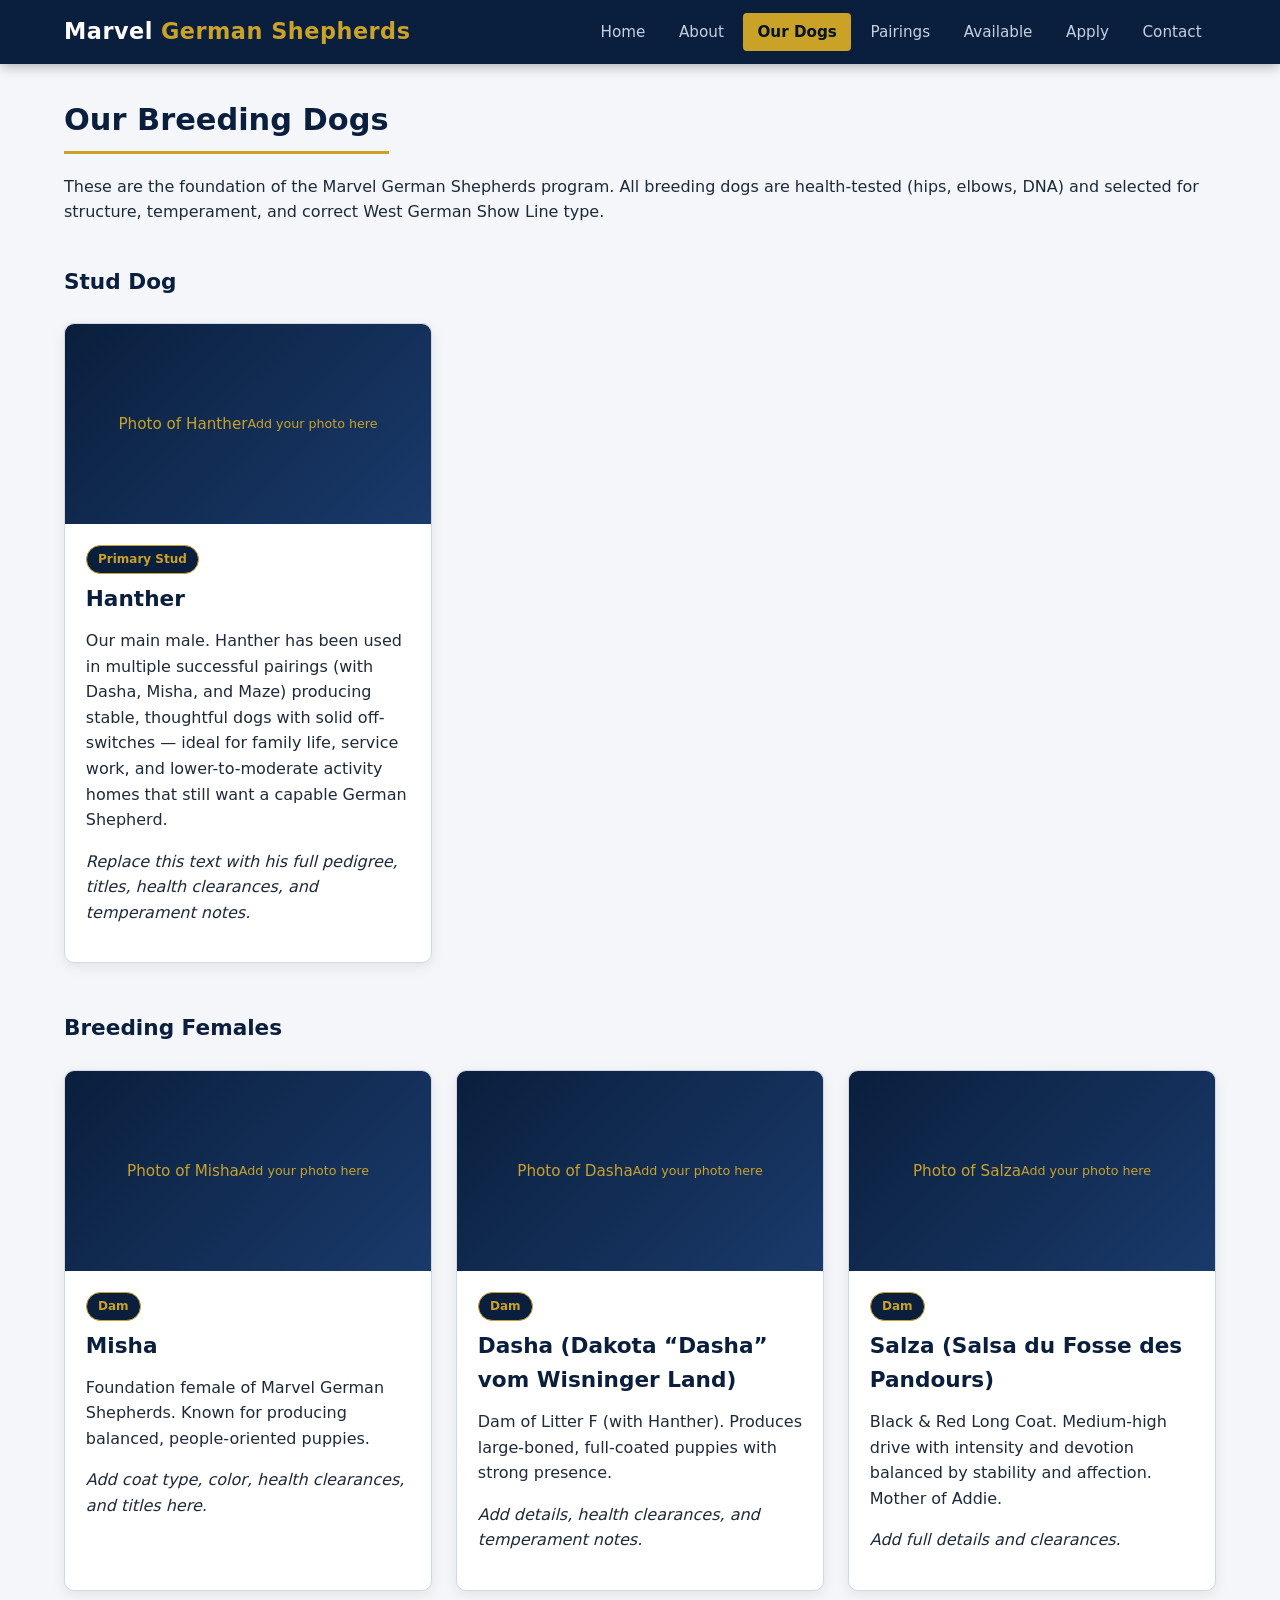
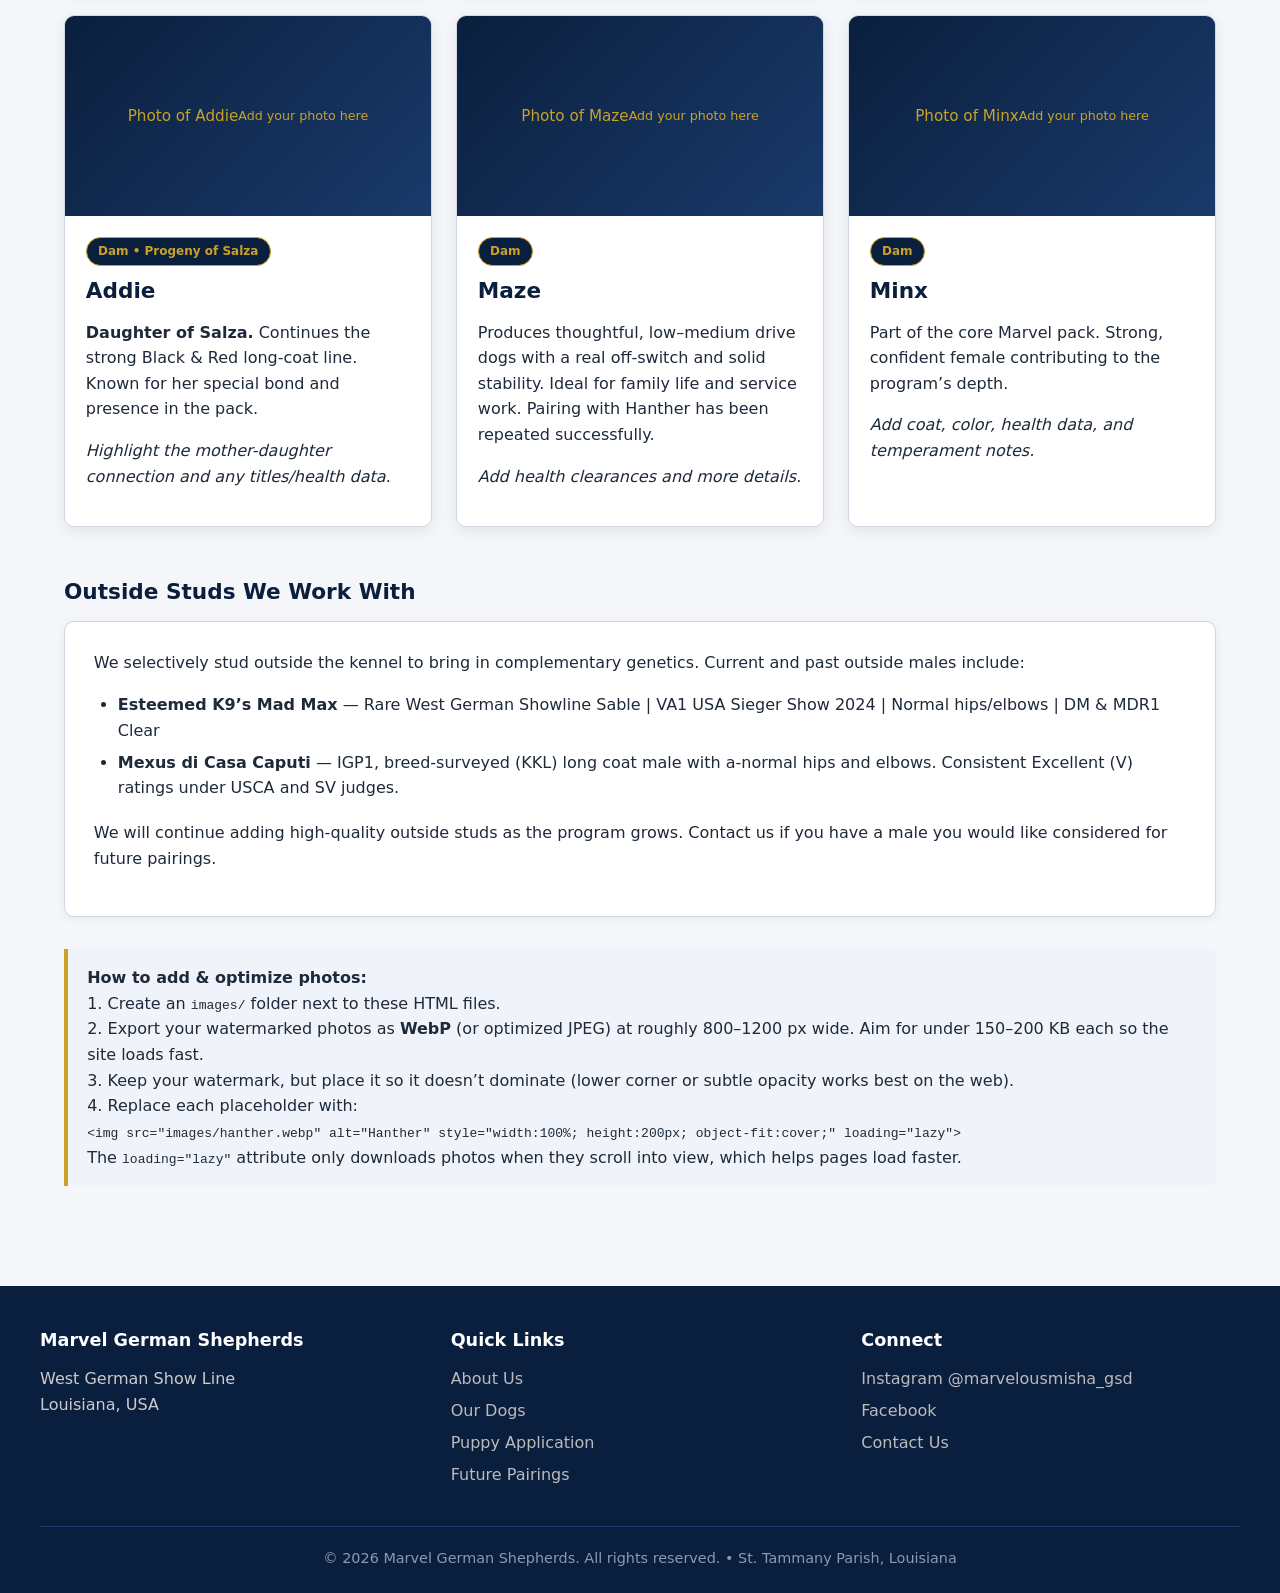
<file: dogs.html>
<!DOCTYPE html>
<html lang="en">
<head>
  <meta charset="UTF-8">
  <meta name="viewport" content="width=device-width, initial-scale=1.0">
  <title>Our Dogs | Marvel German Shepherds</title>
  <link rel="stylesheet" href="styles.css">
</head>
<body>
  <header>
    <div class="header-inner">
      <a href="index.html" class="logo">Marvel <span>German Shepherds</span></a>
      <nav>
        <a href="index.html">Home</a>
        <a href="about.html">About</a>
        <a href="dogs.html" class="active">Our Dogs</a>
        <a href="pairings.html">Pairings</a>
        <a href="available.html">Available</a>
        <a href="application.html">Apply</a>
        <a href="contact.html">Contact</a>
      </nav>
    </div>
  </header>

  <main>
    <h2>Our Breeding Dogs</h2>
    <p>These are the foundation of the Marvel German Shepherds program. All breeding dogs are health-tested (hips, elbows, DNA) and selected for structure, temperament, and correct West German Show Line type.</p>

    <h3 style="margin-top:2.5rem;">Stud Dog</h3>
    <div class="card-grid">
      <div class="card">
        <div class="card-img">Photo of Hanther<br><small>Add your photo here</small></div>
        <div class="card-body">
          <span class="badge">Primary Stud</span>
          <h3>Hanther</h3>
          <p>Our main male. Hanther has been used in multiple successful pairings (with Dasha, Misha, and Maze) producing stable, thoughtful dogs with solid off-switches — ideal for family life, service work, and lower-to-moderate activity homes that still want a capable German Shepherd.</p>
          <p><em>Replace this text with his full pedigree, titles, health clearances, and temperament notes.</em></p>
        </div>
      </div>
    </div>

    <h3 style="margin-top:3rem;">Breeding Females</h3>
    <div class="card-grid">
      <div class="card">
        <div class="card-img">Photo of Misha<br><small>Add your photo here</small></div>
        <div class="card-body">
          <span class="badge">Dam</span>
          <h3>Misha</h3>
          <p>Foundation female of Marvel German Shepherds. Known for producing balanced, people-oriented puppies.</p>
          <p><em>Add coat type, color, health clearances, and titles here.</em></p>
        </div>
      </div>

      <div class="card">
        <div class="card-img">Photo of Dasha<br><small>Add your photo here</small></div>
        <div class="card-body">
          <span class="badge">Dam</span>
          <h3>Dasha (Dakota “Dasha” vom Wisninger Land)</h3>
          <p>Dam of Litter F (with Hanther). Produces large-boned, full-coated puppies with strong presence.</p>
          <p><em>Add details, health clearances, and temperament notes.</em></p>
        </div>
      </div>

      <div class="card">
        <div class="card-img">Photo of Salza<br><small>Add your photo here</small></div>
        <div class="card-body">
          <span class="badge">Dam</span>
          <h3>Salza (Salsa du Fosse des Pandours)</h3>
          <p>Black &amp; Red Long Coat. Medium-high drive with intensity and devotion balanced by stability and affection. Mother of Addie.</p>
          <p><em>Add full details and clearances.</em></p>
        </div>
      </div>

      <div class="card">
        <div class="card-img">Photo of Addie<br><small>Add your photo here</small></div>
        <div class="card-body">
          <span class="badge">Dam • Progeny of Salza</span>
          <h3>Addie</h3>
          <p><strong>Daughter of Salza.</strong> Continues the strong Black &amp; Red long-coat line. Known for her special bond and presence in the pack.</p>
          <p><em>Highlight the mother-daughter connection and any titles/health data.</em></p>
        </div>
      </div>

      <div class="card">
        <div class="card-img">Photo of Maze<br><small>Add your photo here</small></div>
        <div class="card-body">
          <span class="badge">Dam</span>
          <h3>Maze</h3>
          <p>Produces thoughtful, low–medium drive dogs with a real off-switch and solid stability. Ideal for family life and service work. Pairing with Hanther has been repeated successfully.</p>
          <p><em>Add health clearances and more details.</em></p>
        </div>
      </div>

      <div class="card">
        <div class="card-img">Photo of Minx<br><small>Add your photo here</small></div>
        <div class="card-body">
          <span class="badge">Dam</span>
          <h3>Minx</h3>
          <p>Part of the core Marvel pack. Strong, confident female contributing to the program’s depth.</p>
          <p><em>Add coat, color, health data, and temperament notes.</em></p>
        </div>
      </div>
    </div>

    <h3 style="margin-top:3rem;">Outside Studs We Work With</h3>
    <div class="content-box">
      <p>We selectively stud outside the kennel to bring in complementary genetics. Current and past outside males include:</p>
      <ul>
        <li><strong>Esteemed K9’s Mad Max</strong> — Rare West German Showline Sable | VA1 USA Sieger Show 2024 | Normal hips/elbows | DM &amp; MDR1 Clear</li>
        <li><strong>Mexus di Casa Caputi</strong> — IGP1, breed-surveyed (KKL) long coat male with a-normal hips and elbows. Consistent Excellent (V) ratings under USCA and SV judges.</li>
      </ul>
      <p>We will continue adding high-quality outside studs as the program grows. Contact us if you have a male you would like considered for future pairings.</p>
    </div>

    <div class="note" style="margin-top:2rem;">
      <strong>How to add &amp; optimize photos:</strong><br>
      1. Create an <code>images/</code> folder next to these HTML files.<br>
      2. Export your watermarked photos as <strong>WebP</strong> (or optimized JPEG) at roughly 800–1200 px wide. Aim for under 150–200 KB each so the site loads fast.<br>
      3. Keep your watermark, but place it so it doesn’t dominate (lower corner or subtle opacity works best on the web).<br>
      4. Replace each placeholder with:<br>
      <code>&lt;img src="images/hanther.webp" alt="Hanther" style="width:100%; height:200px; object-fit:cover;" loading="lazy"&gt;</code><br>
      The <code>loading="lazy"</code> attribute only downloads photos when they scroll into view, which helps pages load faster.
    </div>
  </main>

  <footer>
    <div class="footer-inner">
      <div>
        <h4>Marvel German Shepherds</h4>
        <p>West German Show Line<br>Louisiana, USA</p>
      </div>
      <div>
        <h4>Quick Links</h4>
        <a href="about.html">About Us</a>
        <a href="dogs.html">Our Dogs</a>
        <a href="application.html">Puppy Application</a>
        <a href="pairings.html">Future Pairings</a>
      </div>
      <div>
        <h4>Connect</h4>
        <a href="https://www.instagram.com/marvelousmisha_gsd/" target="_blank" rel="noopener">Instagram @marvelousmisha_gsd</a>
        <a href="https://www.facebook.com/marvelgermanshepherds" target="_blank" rel="noopener">Facebook</a>
        <a href="contact.html">Contact Us</a>
      </div>
    </div>
    <div class="footer-bottom">
      &copy; 2026 Marvel German Shepherds. All rights reserved. • St. Tammany Parish, Louisiana
    </div>
  </footer>
</body>
</html>
</file>
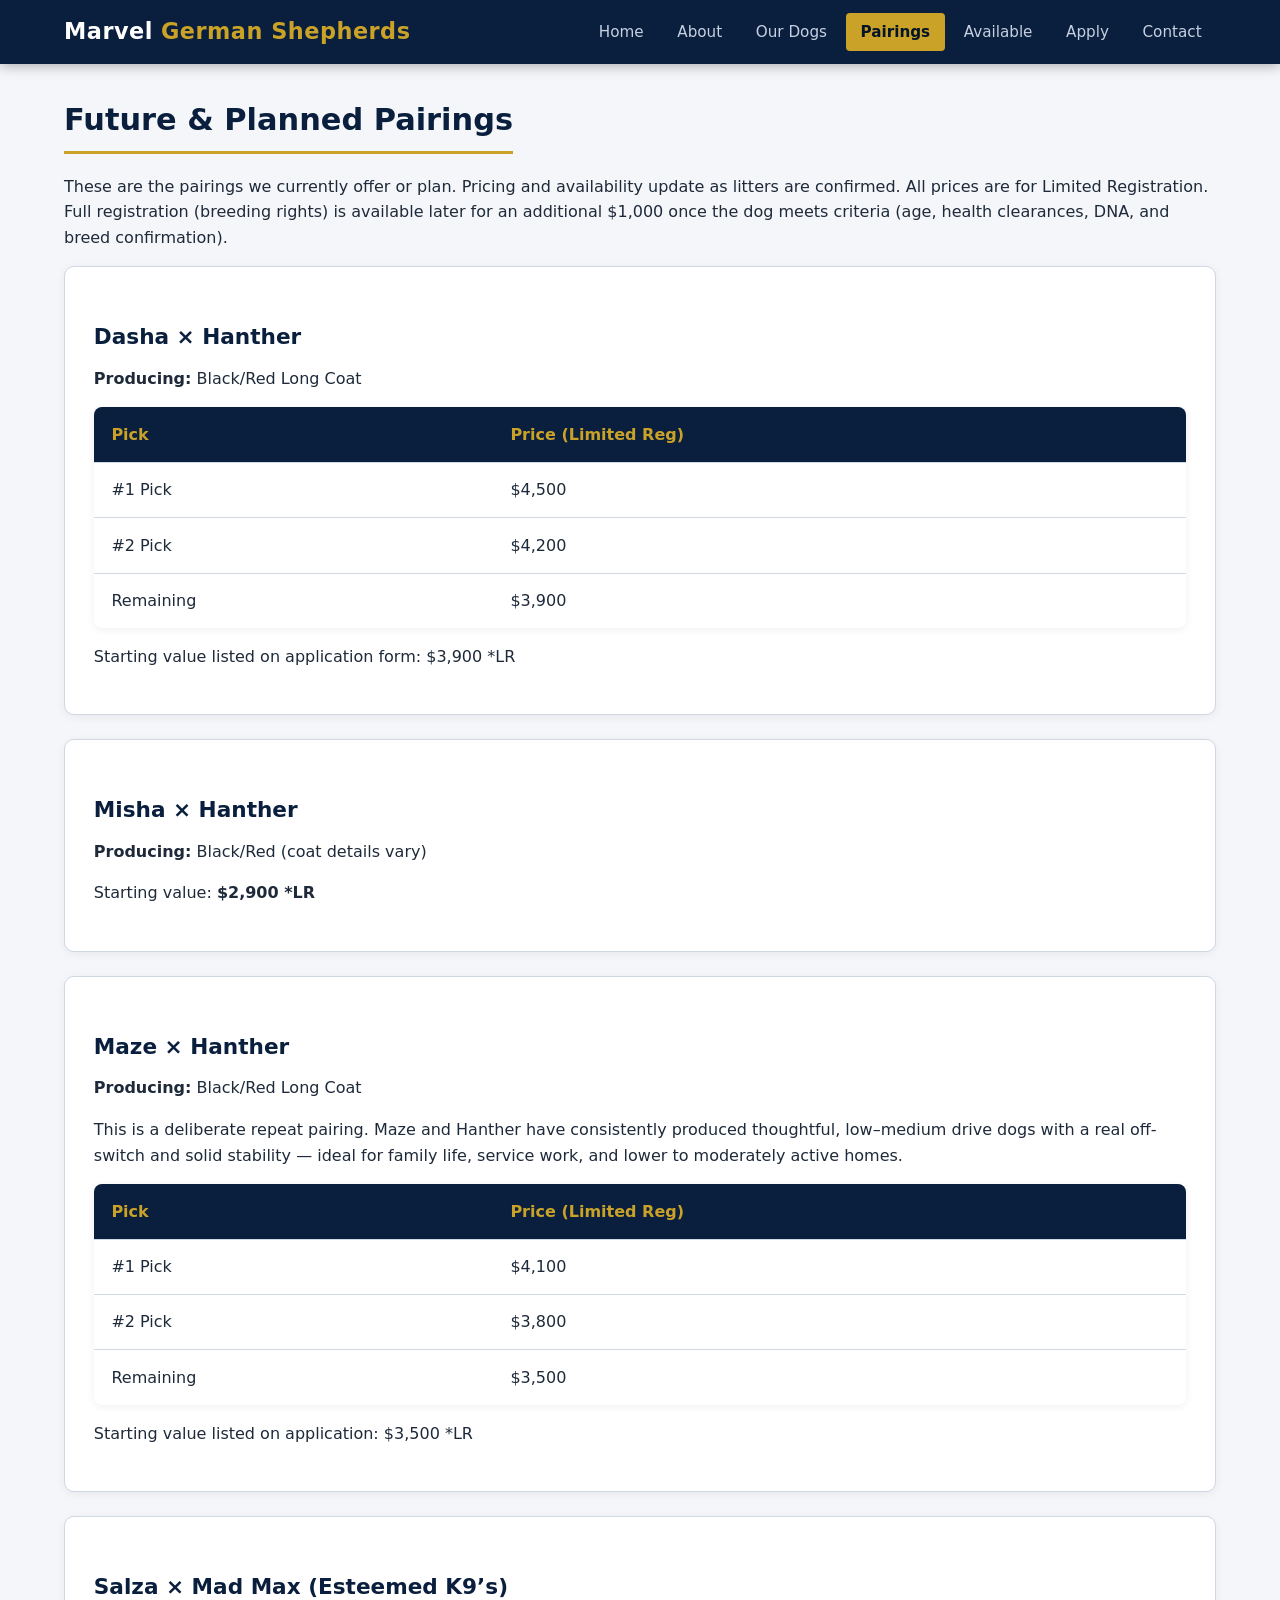
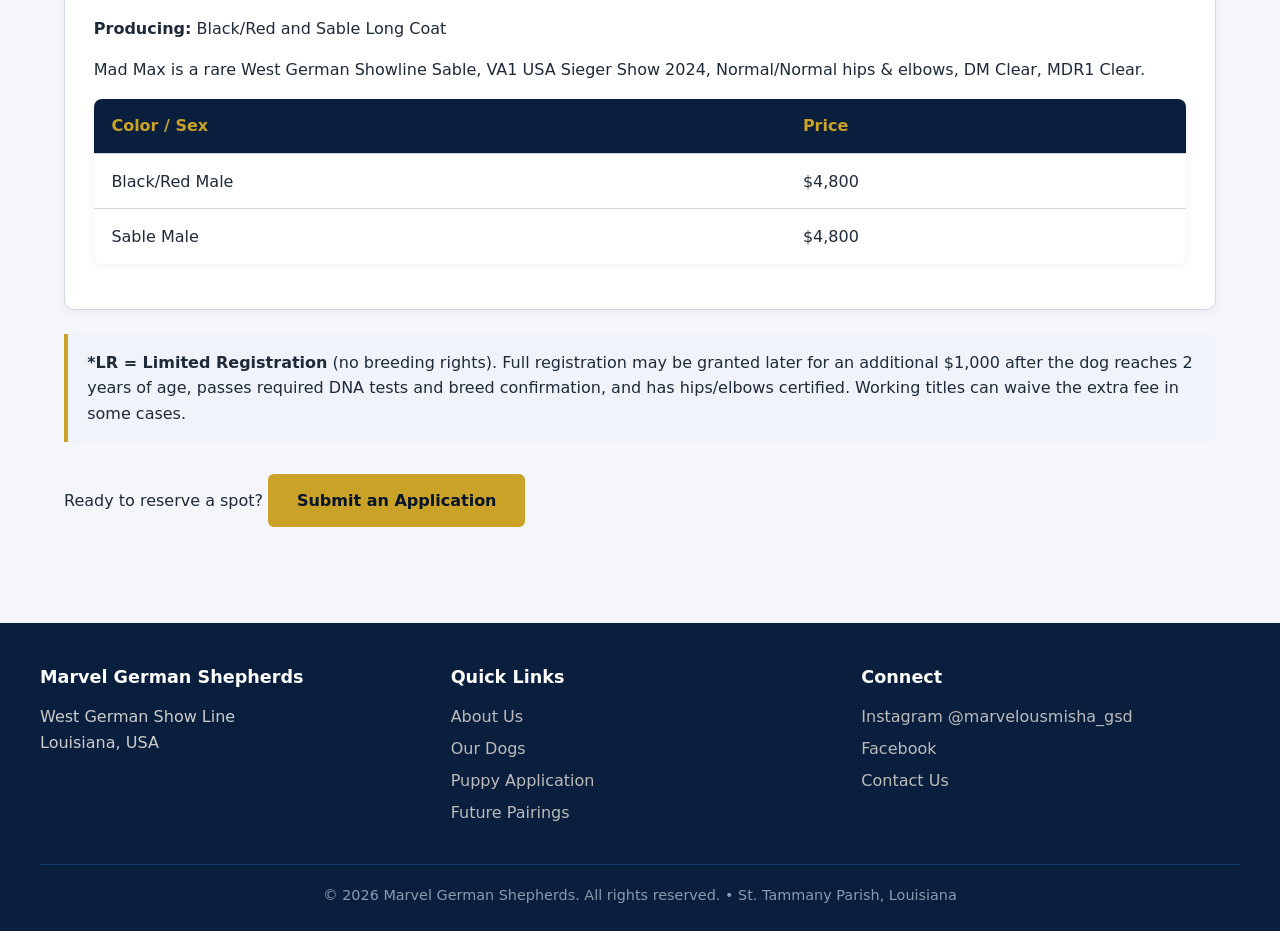
<file: pairings.html>
<!DOCTYPE html>
<html lang="en">
<head>
  <meta charset="UTF-8">
  <meta name="viewport" content="width=device-width, initial-scale=1.0">
  <title>Future Pairings | Marvel German Shepherds</title>
  <link rel="stylesheet" href="styles.css">
</head>
<body>
  <header>
    <div class="header-inner">
      <a href="index.html" class="logo">Marvel <span>German Shepherds</span></a>
      <nav>
        <a href="index.html">Home</a>
        <a href="about.html">About</a>
        <a href="dogs.html">Our Dogs</a>
        <a href="pairings.html" class="active">Pairings</a>
        <a href="available.html">Available</a>
        <a href="application.html">Apply</a>
        <a href="contact.html">Contact</a>
      </nav>
    </div>
  </header>

  <main>
    <h2>Future &amp; Planned Pairings</h2>
    <p>These are the pairings we currently offer or plan. Pricing and availability update as litters are confirmed. All prices are for Limited Registration. Full registration (breeding rights) is available later for an additional $1,000 once the dog meets criteria (age, health clearances, DNA, and breed confirmation).</p>

    <div class="content-box">
      <h3>Dasha × Hanther</h3>
      <p><strong>Producing:</strong> Black/Red Long Coat</p>
      <table>
        <thead>
          <tr>
            <th>Pick</th>
            <th>Price (Limited Reg)</th>
          </tr>
        </thead>
        <tbody>
          <tr>
            <td>#1 Pick</td>
            <td>$4,500</td>
          </tr>
          <tr>
            <td>#2 Pick</td>
            <td>$4,200</td>
          </tr>
          <tr>
            <td>Remaining</td>
            <td>$3,900</td>
          </tr>
        </tbody>
      </table>
      <p>Starting value listed on application form: $3,900 *LR</p>
    </div>

    <div class="content-box">
      <h3>Misha × Hanther</h3>
      <p><strong>Producing:</strong> Black/Red (coat details vary)</p>
      <p>Starting value: <strong>$2,900 *LR</strong></p>
    </div>

    <div class="content-box">
      <h3>Maze × Hanther</h3>
      <p><strong>Producing:</strong> Black/Red Long Coat</p>
      <p>This is a deliberate repeat pairing. Maze and Hanther have consistently produced thoughtful, low–medium drive dogs with a real off-switch and solid stability — ideal for family life, service work, and lower to moderately active homes.</p>
      <table>
        <thead>
          <tr>
            <th>Pick</th>
            <th>Price (Limited Reg)</th>
          </tr>
        </thead>
        <tbody>
          <tr>
            <td>#1 Pick</td>
            <td>$4,100</td>
          </tr>
          <tr>
            <td>#2 Pick</td>
            <td>$3,800</td>
          </tr>
          <tr>
            <td>Remaining</td>
            <td>$3,500</td>
          </tr>
        </tbody>
      </table>
      <p>Starting value listed on application: $3,500 *LR</p>
    </div>

    <div class="content-box">
      <h3>Salza × Mad Max (Esteemed K9’s)</h3>
      <p><strong>Producing:</strong> Black/Red and Sable Long Coat</p>
      <p>Mad Max is a rare West German Showline Sable, VA1 USA Sieger Show 2024, Normal/Normal hips &amp; elbows, DM Clear, MDR1 Clear.</p>
      <table>
        <thead>
          <tr>
            <th>Color / Sex</th>
            <th>Price</th>
          </tr>
        </thead>
        <tbody>
          <tr>
            <td>Black/Red Male</td>
            <td>$4,800</td>
          </tr>
          <tr>
            <td>Sable Male</td>
            <td>$4,800</td>
          </tr>
        </tbody>
      </table>
    </div>

    <div class="note">
      <strong>*LR = Limited Registration</strong> (no breeding rights). Full registration may be granted later for an additional $1,000 after the dog reaches 2 years of age, passes required DNA tests and breed confirmation, and has hips/elbows certified. Working titles can waive the extra fee in some cases.
    </div>

    <p style="margin-top:2rem;">Ready to reserve a spot? <a href="application.html" class="btn">Submit an Application</a></p>
  </main>

  <footer>
    <div class="footer-inner">
      <div>
        <h4>Marvel German Shepherds</h4>
        <p>West German Show Line<br>Louisiana, USA</p>
      </div>
      <div>
        <h4>Quick Links</h4>
        <a href="about.html">About Us</a>
        <a href="dogs.html">Our Dogs</a>
        <a href="application.html">Puppy Application</a>
        <a href="pairings.html">Future Pairings</a>
      </div>
      <div>
        <h4>Connect</h4>
        <a href="https://www.instagram.com/marvelousmisha_gsd/" target="_blank" rel="noopener">Instagram @marvelousmisha_gsd</a>
        <a href="https://www.facebook.com/marvelgermanshepherds" target="_blank" rel="noopener">Facebook</a>
        <a href="contact.html">Contact Us</a>
      </div>
    </div>
    <div class="footer-bottom">
      &copy; 2026 Marvel German Shepherds. All rights reserved. • St. Tammany Parish, Louisiana
    </div>
  </footer>
</body>
</html>
</file>
<file: styles.css>
/* Marvel German Shepherds - Shared Styles */
:root {
  --primary: #0a1f3d;        /* Deep navy */
  --primary-dark: #061428;
  --accent: #0a1f3d;
  --accent-light: #1a3a6b;
  --bg: #f4f6f9;
  --card: #ffffff;
  --text: #1e2a3a;
  --muted: #5a6a7a;
  --border: #d0d8e4;
  --gold: #c9a227;          /* Classic gold */
  --gold-light: #e0c15a;
}

* {
  margin: 0;
  padding: 0;
  box-sizing: border-box;
}

body {
  font-family: 'Segoe UI', system-ui, -apple-system, sans-serif;
  background: var(--bg);
  color: var(--text);
  line-height: 1.6;
  min-height: 100vh;
  display: flex;
  flex-direction: column;
}

/* Header & Nav */
header {
  background: var(--primary);
  color: white;
  padding: 0.8rem 0;
  position: sticky;
  top: 0;
  z-index: 100;
  box-shadow: 0 2px 12px rgba(0,0,0,0.3);
}

.header-inner {
  max-width: 1200px;
  margin: 0 auto;
  padding: 0 1.5rem;
  display: flex;
  align-items: center;
  justify-content: space-between;
  flex-wrap: wrap;
  gap: 1rem;
}

.logo {
  font-size: 1.4rem;
  font-weight: 700;
  letter-spacing: 0.5px;
  color: white;
  text-decoration: none;
  display: flex;
  align-items: center;
  gap: 0.5rem;
}

.logo span {
  color: var(--gold);
}

nav {
  display: flex;
  flex-wrap: wrap;
  gap: 0.3rem;
}

nav a {
  color: #c5d0e0;
  text-decoration: none;
  padding: 0.45rem 0.9rem;
  border-radius: 4px;
  font-size: 0.95rem;
  transition: all 0.2s;
}

nav a:hover,
nav a.active {
  background: var(--gold);
  color: var(--primary-dark);
  font-weight: 600;
}

/* Main */
main {
  flex: 1;
  max-width: 1200px;
  margin: 0 auto;
  padding: 2rem 1.5rem;
  width: 100%;
}

/* Hero */
.hero {
  background: linear-gradient(135deg, #0a1f3d 0%, #122b52 50%, #0a1f3d 100%);
  color: white;
  text-align: center;
  padding: 4rem 2rem;
  border-radius: 12px;
  margin-bottom: 3rem;
  border: 1px solid rgba(201, 162, 39, 0.25);
}

.hero h1 {
  font-size: 2.6rem;
  margin-bottom: 0.8rem;
  letter-spacing: 1px;
  color: var(--gold);
}

.hero p {
  font-size: 1.2rem;
  opacity: 0.95;
  max-width: 650px;
  margin: 0 auto 1.8rem;
  color: #e8eef6;
}

.btn {
  display: inline-block;
  background: var(--gold);
  color: var(--primary-dark);
  padding: 0.85rem 1.8rem;
  border-radius: 6px;
  text-decoration: none;
  font-weight: 700;
  transition: background 0.2s, transform 0.15s, box-shadow 0.2s;
  border: none;
  cursor: pointer;
  font-size: 1rem;
}

.btn:hover {
  background: var(--gold-light);
  transform: translateY(-1px);
  box-shadow: 0 4px 14px rgba(201, 162, 39, 0.4);
}

.btn-outline {
  background: transparent;
  border: 2px solid var(--gold);
  color: var(--gold);
  margin-left: 0.8rem;
}

.btn-outline:hover {
  background: var(--gold);
  color: var(--primary-dark);
}

/* Sections */
section {
  margin-bottom: 3rem;
}

h2 {
  font-size: 1.9rem;
  color: var(--primary);
  margin-bottom: 1.2rem;
  border-bottom: 3px solid var(--gold);
  padding-bottom: 0.4rem;
  display: inline-block;
}

h3 {
  font-size: 1.35rem;
  color: var(--primary);
  margin: 1.5rem 0 0.7rem;
}

p {
  margin-bottom: 1rem;
}

/* Cards */
.card-grid {
  display: grid;
  grid-template-columns: repeat(auto-fill, minmax(280px, 1fr));
  gap: 1.5rem;
  margin-top: 1.5rem;
}

.card {
  background: var(--card);
  border-radius: 10px;
  overflow: hidden;
  box-shadow: 0 4px 14px rgba(0,0,0,0.08);
  transition: transform 0.2s, box-shadow 0.2s;
  border: 1px solid var(--border);
}

.card:hover {
  transform: translateY(-4px);
  box-shadow: 0 8px 24px rgba(0,0,0,0.12);
}

.card-img {
  height: 200px;
  background: linear-gradient(135deg, #0a1f3d 0%, #1a3a6b 100%);
  display: flex;
  align-items: center;
  justify-content: center;
  color: var(--gold);
  font-size: 0.95rem;
  text-align: center;
  padding: 1rem;
}

.card-body {
  padding: 1.3rem;
}

.card-body h3 {
  margin-top: 0;
  color: var(--primary);
}

.badge {
  display: inline-block;
  background: var(--primary);
  color: var(--gold);
  font-size: 0.75rem;
  padding: 0.25rem 0.7rem;
  border-radius: 20px;
  margin-bottom: 0.5rem;
  border: 1px solid var(--gold);
  font-weight: 600;
}

/* Content boxes */
.content-box {
  background: var(--card);
  padding: 1.8rem;
  border-radius: 10px;
  box-shadow: 0 2px 10px rgba(0,0,0,0.06);
  border: 1px solid var(--border);
  margin-bottom: 1.5rem;
}

ul, ol {
  margin: 0.8rem 0 1.2rem 1.5rem;
}

li {
  margin-bottom: 0.4rem;
}

/* Forms */
form {
  max-width: 700px;
}

.form-group {
  margin-bottom: 1.2rem;
}

label {
  display: block;
  font-weight: 600;
  margin-bottom: 0.35rem;
  color: var(--primary);
}

input[type="text"],
input[type="email"],
input[type="tel"],
input[type="number"],
select,
textarea {
  width: 100%;
  padding: 0.7rem 0.9rem;
  border: 1px solid var(--border);
  border-radius: 6px;
  font-size: 1rem;
  background: white;
  transition: border 0.2s;
}

input:focus,
select:focus,
textarea:focus {
  outline: none;
  border-color: var(--accent);
  box-shadow: 0 0 0 3px rgba(139,0,0,0.15);
}

textarea {
  min-height: 120px;
  resize: vertical;
}

.checkbox-group {
  display: flex;
  flex-wrap: wrap;
  gap: 1rem;
  margin-top: 0.4rem;
}

.checkbox-group label {
  font-weight: 400;
  display: flex;
  align-items: center;
  gap: 0.4rem;
}

/* Tables */
table {
  width: 100%;
  border-collapse: collapse;
  margin: 1rem 0;
  background: white;
  border-radius: 8px;
  overflow: hidden;
  box-shadow: 0 2px 8px rgba(0,0,0,0.06);
}

th, td {
  padding: 0.9rem 1.1rem;
  text-align: left;
  border-bottom: 1px solid var(--border);
}

th {
  background: var(--primary);
  color: var(--gold);
  font-weight: 600;
}

tr:last-child td {
  border-bottom: none;
}

/* Footer */
footer {
  background: var(--primary);
  color: #ccc;
  padding: 2.5rem 1.5rem 1.5rem;
  margin-top: 3rem;
}

.footer-inner {
  max-width: 1200px;
  margin: 0 auto;
  display: grid;
  grid-template-columns: repeat(auto-fit, minmax(220px, 1fr));
  gap: 2rem;
}

footer h4 {
  color: white;
  margin-bottom: 0.8rem;
  font-size: 1.1rem;
}

footer a {
  color: #bbb;
  text-decoration: none;
  display: block;
  margin-bottom: 0.4rem;
}

footer a:hover {
  color: var(--gold);
}

.footer-bottom {
  max-width: 1200px;
  margin: 2rem auto 0;
  padding-top: 1.2rem;
  border-top: 1px solid #1a3a6b;
  text-align: center;
  font-size: 0.9rem;
  color: #8a9bb0;
}

/* Utility */
.note {
  background: #f0f4fa;
  border-left: 4px solid var(--gold);
  padding: 1rem 1.2rem;
  margin: 1.2rem 0;
  border-radius: 0 6px 6px 0;
}

.highlight {
  color: var(--primary);
  font-weight: 600;
}

/* Responsive */
@media (max-width: 768px) {
  .hero h1 {
    font-size: 1.9rem;
  }
  .header-inner {
    flex-direction: column;
    align-items: flex-start;
  }
  nav {
    width: 100%;
  }
  .btn-outline {
    margin-left: 0;
    margin-top: 0.6rem;
  }
}
</file>
